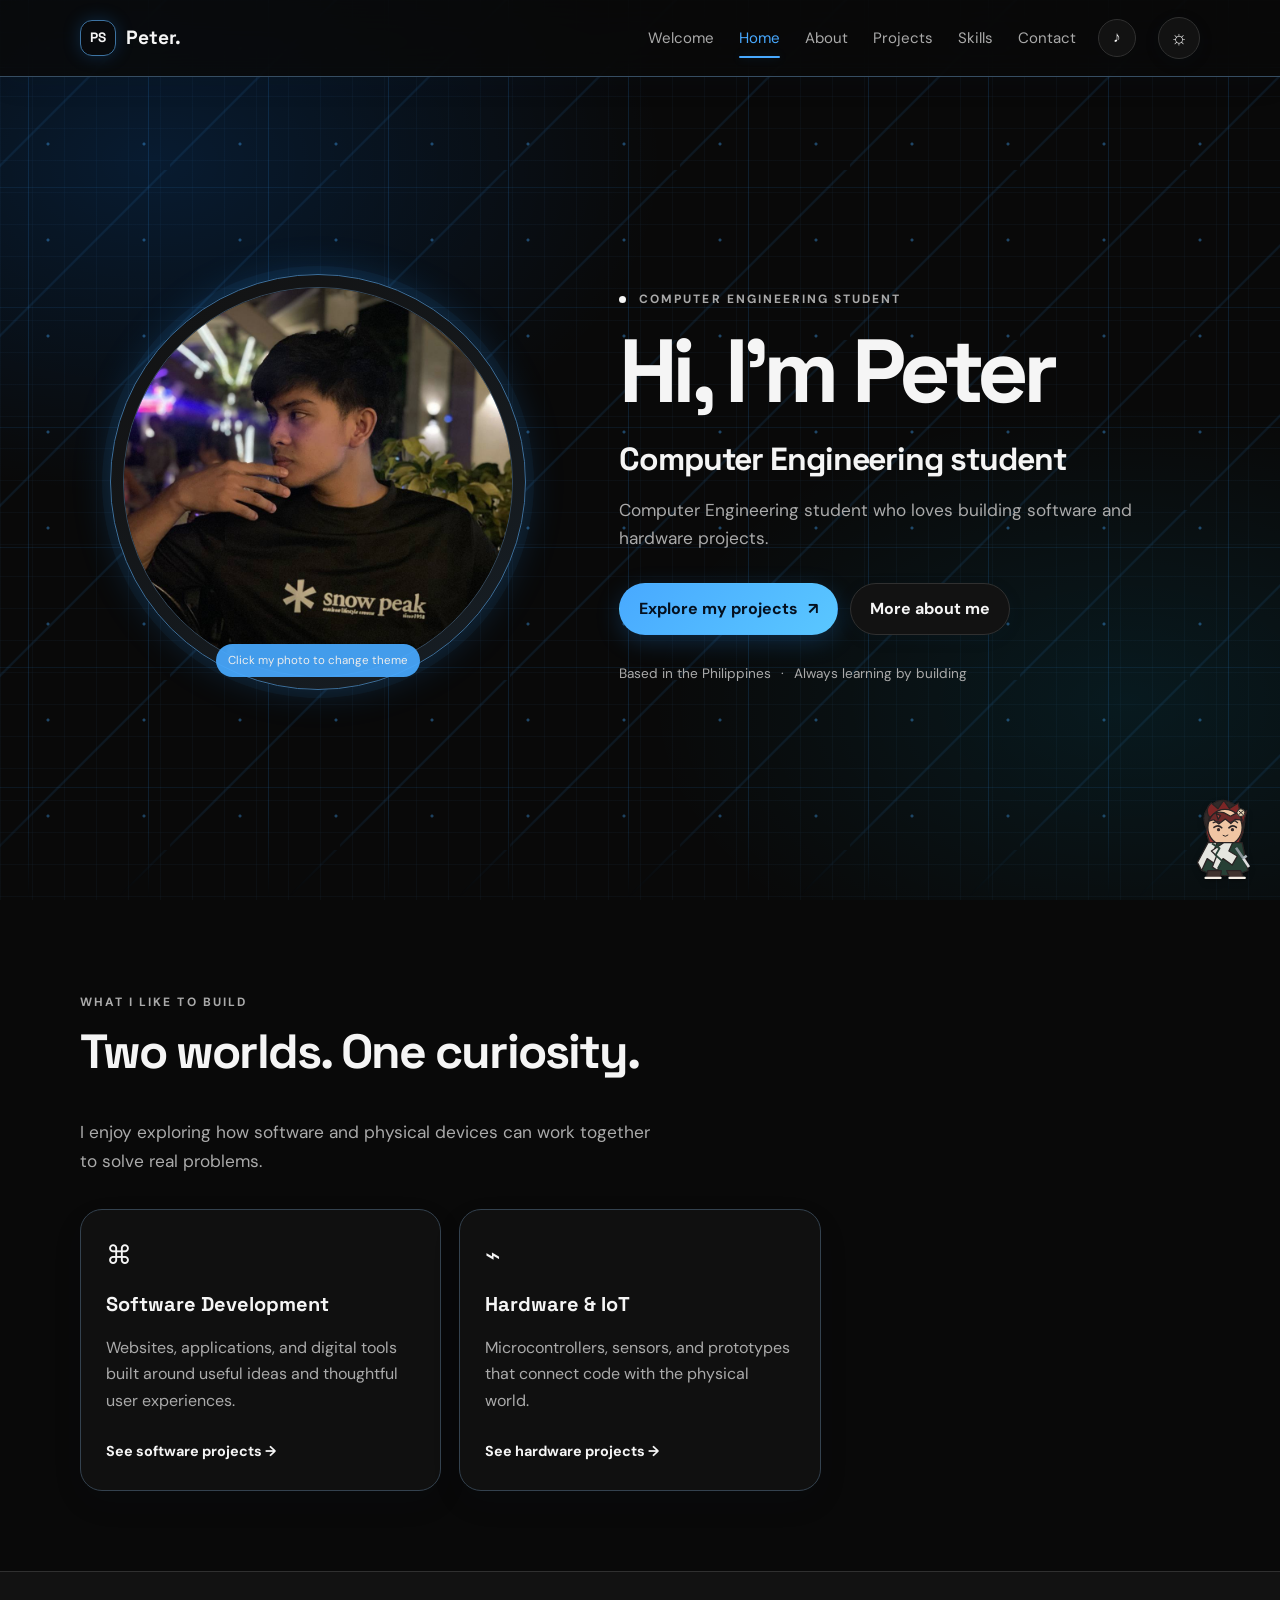
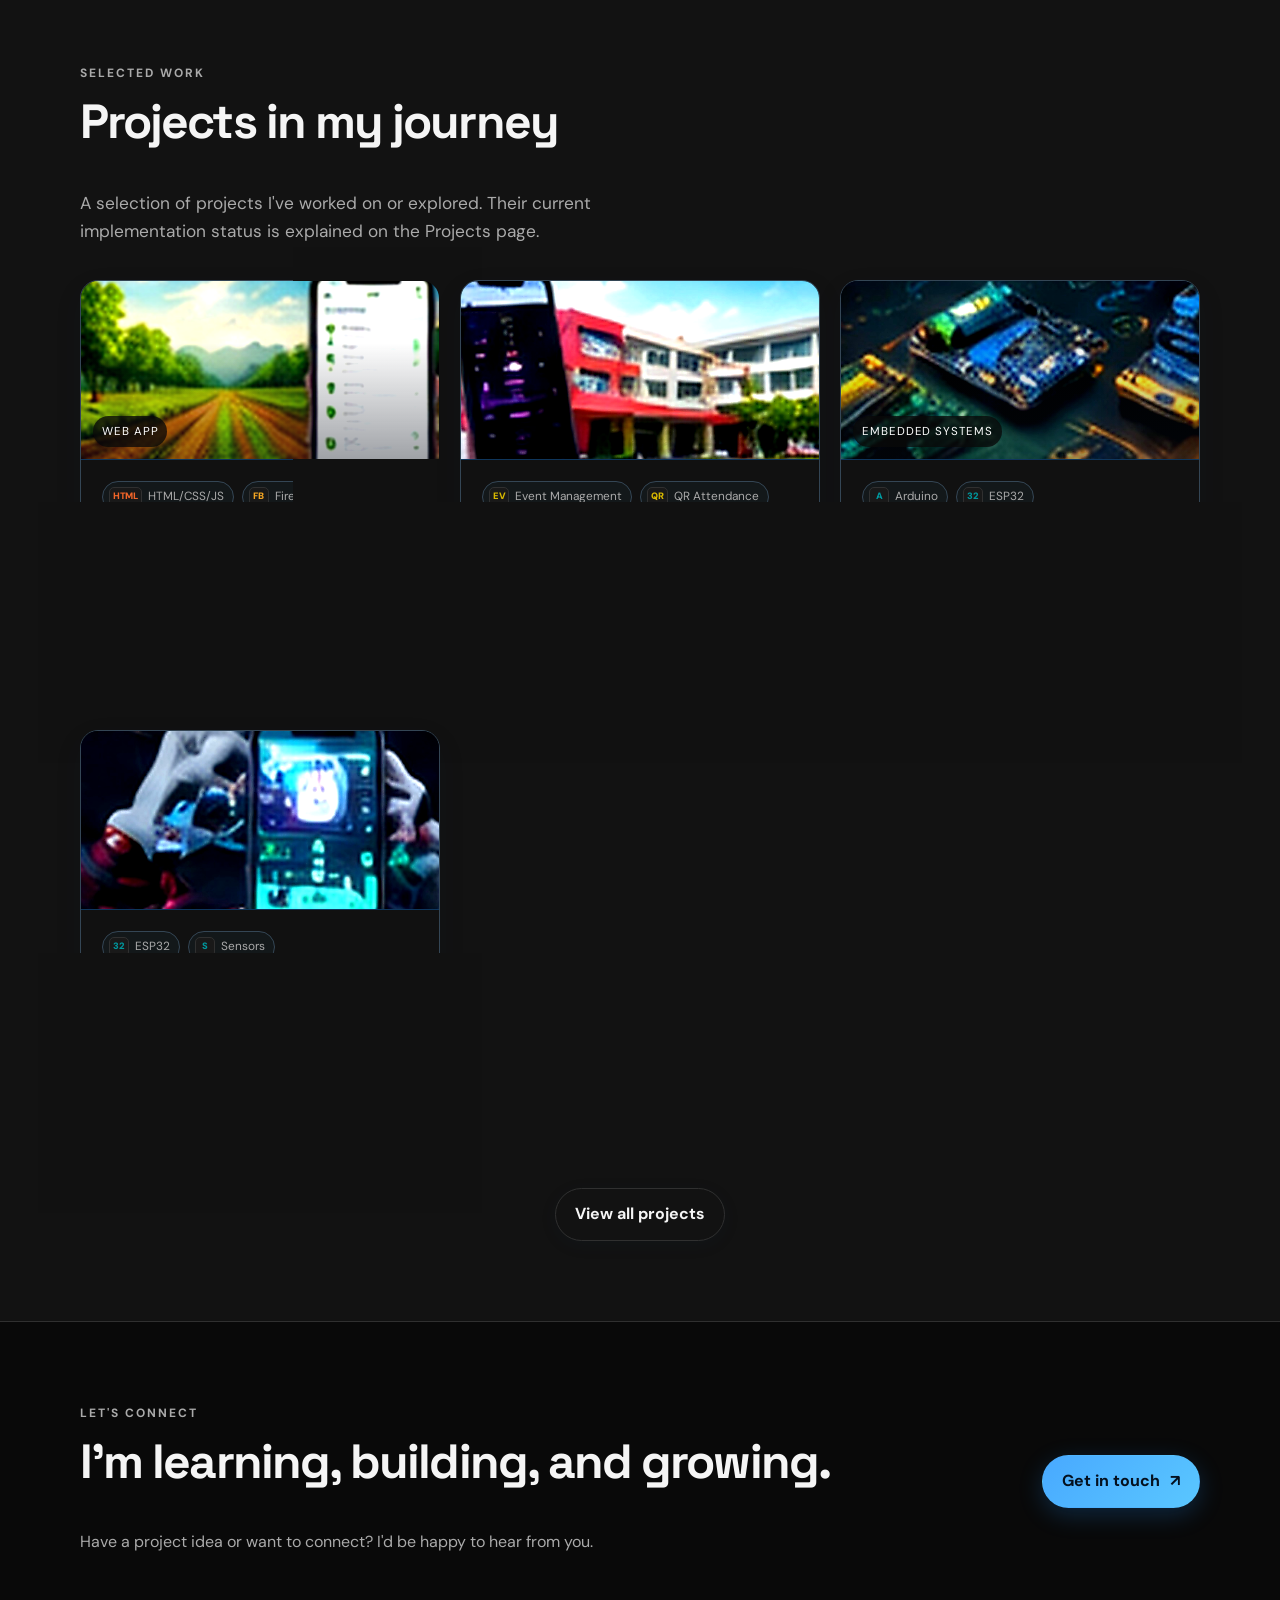
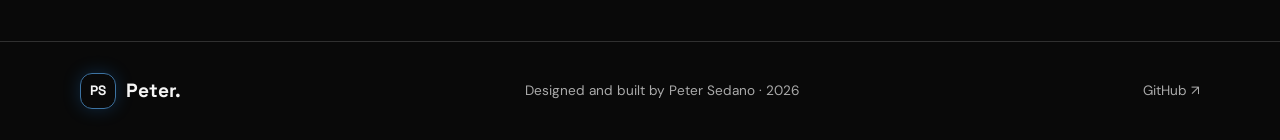
<file: index.html>
<!DOCTYPE html>
<html lang="en">
<head>
  <meta charset="UTF-8">
  <meta name="viewport" content="width=device-width, initial-scale=1.0">
  <meta name="description" content="Peter Sedano — Computer Engineering student building software, web applications, and hardware prototypes.">
  <title>Peter Sedano | Developer Portfolio</title>
  <link rel="stylesheet" href="css/style.css">
  <script src="js/main.js" defer></script>
</head>
<body class="home-page">
  <header class="site-header">
    <nav class="nav container" aria-label="Main navigation">
      <a class="brand" href="index.html"><span class="brand-mark">PS</span><span>Peter<span class="accent">.</span></span></a>
      <button class="menu-toggle" aria-label="Open navigation" aria-expanded="false"><span></span><span></span><span></span></button>
      <div class="nav-links"><a href="welcome.html">Welcome</a>
        <a class="active" href="index.html">Home</a>
        <a href="about.html">About</a>
        <a href="projects.html">Projects</a>
        <a href="skills.html">Skills</a>
        <a href="contact.html">Contact</a>
      </div>
      <button class="sound-toggle" id="soundToggle" type="button" aria-label="Mute interface sounds" aria-pressed="true" title="Toggle interface sounds">♪</button>
      <button class="theme-toggle" id="themeToggle" type="button" aria-label="Toggle light and dark mode" title="Toggle theme">◐</button>
    </nav>
  </header>

  <main>
    <section class="hero container">
      <div class="hero-content reveal">
        <p class="eyebrow"><span class="status-dot"></span> COMPUTER ENGINEERING STUDENT</p>
        <h1>Hi, I'm Peter</h1>
        <h2>Computer Engineering student</h2>
        <p class="hero-description">Computer Engineering student who loves building software and hardware projects.</p>
        <div class="hero-actions">
          <a class="button button-primary" href="projects.html">Explore my projects <span aria-hidden="true">↗</span></a>
          <a class="button button-secondary" href="about.html">More about me</a>
        </div>
        <div class="hero-meta"><span>Based in the Philippines</span><span class="meta-separator">·</span><span>Always learning by building</span></div>
      </div>
      <div class="hero-visual portrait-wrap reveal">
        <button class="portrait-button" id="portraitThemeToggle" type="button" aria-label="Switch website color theme" title="Click my photo to switch light/dark mode">
          <img class="portrait" src="assets/images/peter.jpg" data-dark-src="assets/images/peter.jpg" data-light-src="assets/images/peter-light.jpg" alt="Portrait of Peter Sedano">
          <span class="portrait-hint">Click my photo to change theme</span>
        </button>
      </div>
    </section>

    <section class="section container">
      <div class="section-heading reveal"><p class="eyebrow">WHAT I LIKE TO BUILD</p><h2>Two worlds. One curiosity.</h2><p>I enjoy exploring how software and physical devices can work together to solve real problems.</p></div>
      <div class="interest-grid">
        <article class="feature-card reveal"><div class="feature-icon">⌘</div><h3>Software Development</h3><p>Websites, applications, and digital tools built around useful ideas and thoughtful user experiences.</p><a class="text-link" href="projects.html">See software projects <span>→</span></a></article>
        <article class="feature-card reveal"><div class="feature-icon">⌁</div><h3>Hardware & IoT</h3><p>Microcontrollers, sensors, and prototypes that connect code with the physical world.</p><a class="text-link" href="projects.html#hardware">See hardware projects <span>→</span></a></article>
      </div>
    </section>

    <section class="section section-muted">
      <div class="container">
        <div class="section-heading reveal"><p class="eyebrow">SELECTED WORK</p><h2>Projects in my journey</h2><p>A selection of projects I've worked on or explored. Their current implementation status is explained on the Projects page.</p></div>
        <div class="project-grid">
          <article class="project-card reveal"><div class="project-art project-image-art"><img src="assets/images/agriconnect-project.jpg" alt="AgriConnect farm management app illustration"><span class="art-caption">WEB APP</span></div><div class="project-info"><div class="tag-row"><span class="tag">HTML/CSS/JS</span><span class="tag">Firebase</span></div><h3>AgriConnect</h3><p>An agriculture management application designed with farmers and low-connectivity settings in mind.</p><a class="text-link" href="projects.html#agriconnect">Project details <span>→</span></a></div></article>
          <article class="project-card reveal"><div class="project-art project-image-art"><img src="assets/images/eventsync-project.jpg" alt="ACE-CCT EventSync campus event and QR attendance illustration"><span class="art-caption">MOBILE APP CONCEPT</span></div><div class="project-info"><div class="tag-row"><span class="tag">Event Management</span><span class="tag">QR Attendance</span></div><h3>ACE-CCT EventSync</h3><p>A campus event management project focused on registrations, event coordination, and attendance.</p><a class="text-link" href="projects.html#eventsync">Project details <span>→</span></a></div></article>
          <article class="project-card reveal"><div class="project-art project-image-art"><img src="assets/images/hardware-project.jpg" alt="Arduino and ESP32 embedded systems illustration"><span class="art-caption">EMBEDDED SYSTEMS</span></div><div class="project-info"><div class="tag-row"><span class="tag">Arduino</span><span class="tag">ESP32</span></div><h3>Hardware Prototypes</h3><p>Exploring sensor-based devices and ideas that bring software into the physical world.</p><a class="text-link" href="projects.html#hardware">Project details <span>→</span></a></div></article>
          <article class="project-card reveal"><div class="project-art project-image-art"><img src="assets/images/auraguard-project.jpg" alt="AuraGuard AI health scanning kiosk concept illustration"><span class="art-caption">SENSOR SYSTEM CONCEPT</span></div><div class="project-info"><div class="tag-row"><span class="tag">ESP32</span><span class="tag">Sensors</span></div><h3>AuraGuard AI</h3><p>A concept exploring sensor-based wellness monitoring and a visual scanning interface.</p><a class="text-link" href="projects.html#auraguard">Project details <span>→</span></a></div></article>
        </div>
        <div class="center-action"><a class="button button-secondary" href="projects.html">View all projects</a></div>
      </div>
    </section>

    <section class="cta-section container reveal"><div><p class="eyebrow">LET'S CONNECT</p><h2>I'm learning, building, and growing.</h2><p>Have a project idea or want to connect? I'd be happy to hear from you.</p></div><a class="button button-primary" href="contact.html">Get in touch <span>↗</span></a></section>
  </main>
  <footer class="site-footer"><div class="container footer-inner"><a class="brand" href="index.html"><span class="brand-mark">PS</span><span>Peter<span class="accent">.</span></span></a><p>Designed and built by Peter Sedano · <span id="year"></span></p><a href="https://github.com/sedanopeter27-hash" target="_blank" rel="noreferrer">GitHub ↗</a></div></footer>
  <a class="mascot-link" href="projects.html" aria-label="Explore my projects"><img class="tanjiro-mascot" src="assets/images/tanjiro-chibi.svg" alt="Cute chibi Tanjiro-inspired character dashing and swinging his swords"></a>
</body>
</html>
</file>
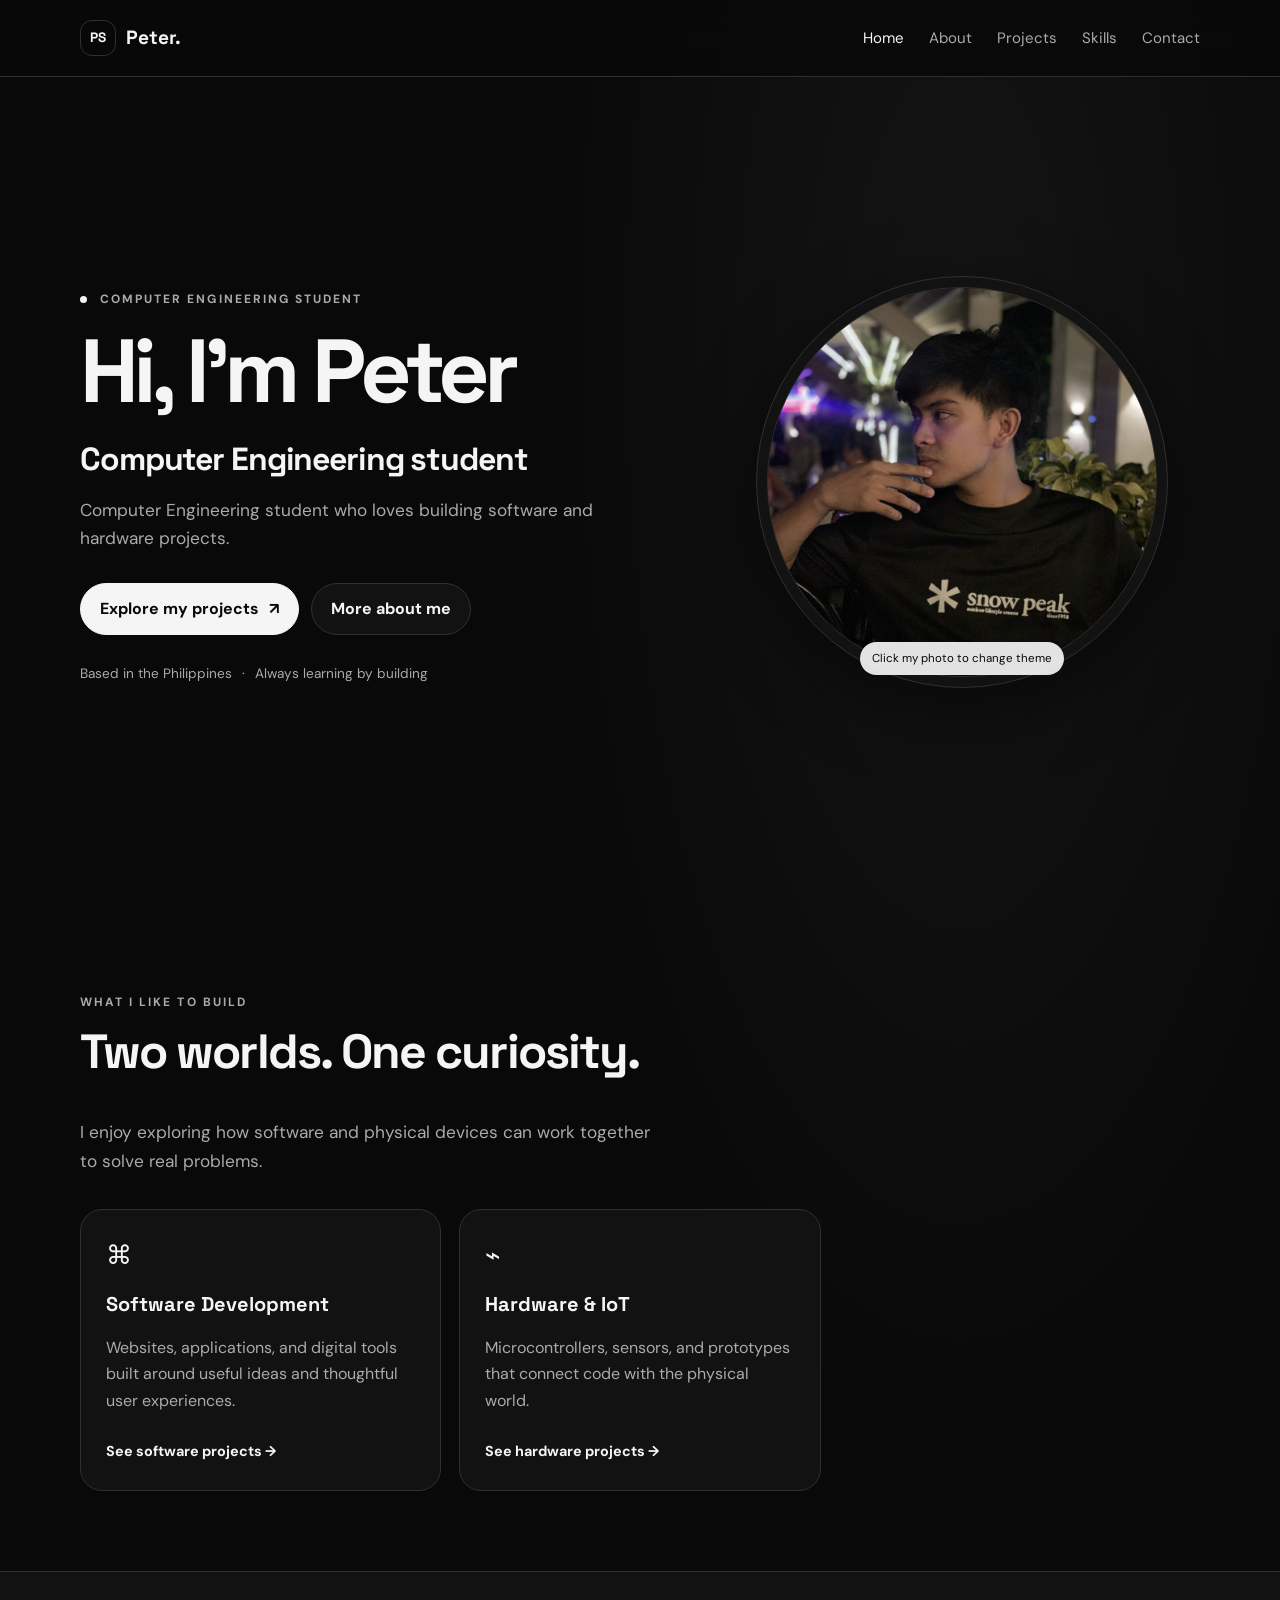
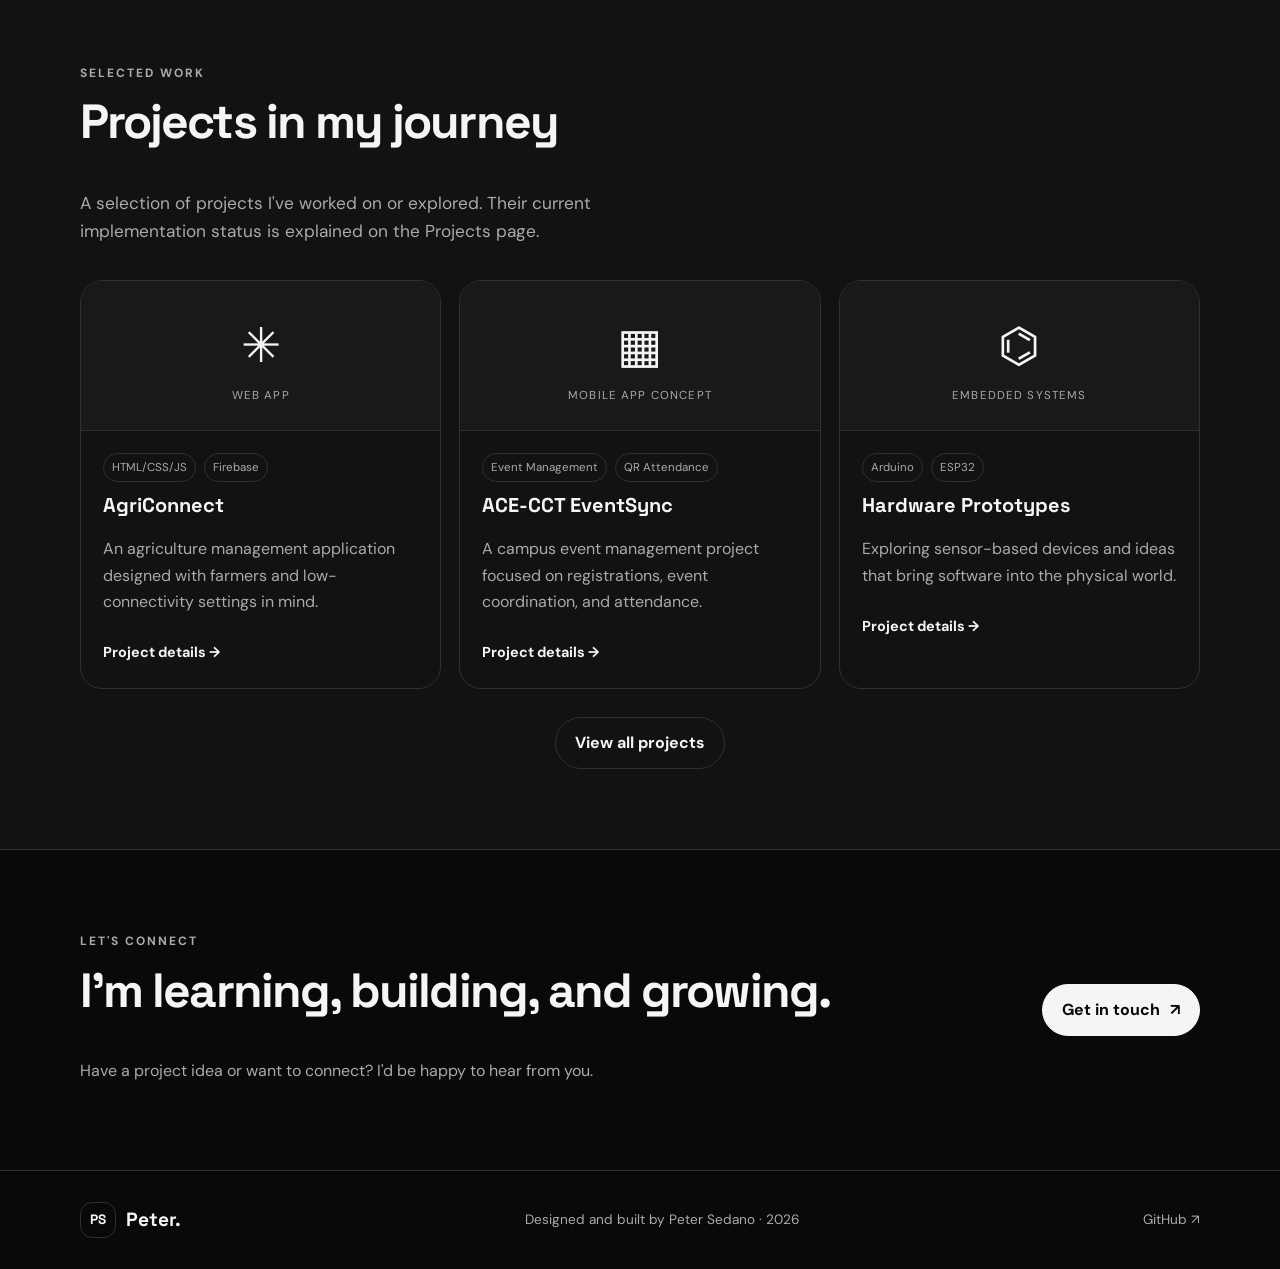
<file: peter-sedano-portfolio-redesign/peter-sedano-portfolio/index.html>
<!DOCTYPE html>
<html lang="en">
<head>
  <meta charset="UTF-8">
  <meta name="viewport" content="width=device-width, initial-scale=1.0">
  <meta name="description" content="Peter Sedano — Computer Engineering student building software, web applications, and hardware prototypes.">
  <title>Peter Sedano | Developer Portfolio</title>
  <link rel="stylesheet" href="css/style.css">
  <script src="js/main.js" defer></script>
</head>
<body>
  <header class="site-header">
    <nav class="nav container" aria-label="Main navigation">
      <a class="brand" href="index.html"><span class="brand-mark">PS</span><span>Peter<span class="accent">.</span></span></a>
      <button class="menu-toggle" aria-label="Open navigation" aria-expanded="false"><span></span><span></span><span></span></button>
      <div class="nav-links">
        <a class="active" href="index.html">Home</a>
        <a href="about.html">About</a>
        <a href="projects.html">Projects</a>
        <a href="skills.html">Skills</a>
        <a href="contact.html">Contact</a>
      </div>
    </nav>
  </header>

  <main>
    <section class="hero container">
      <div class="hero-content reveal">
        <p class="eyebrow"><span class="status-dot"></span> COMPUTER ENGINEERING STUDENT</p>
        <h1>Hi, I'm Peter</h1>
        <h2>Computer Engineering student</h2>
        <p class="hero-description">Computer Engineering student who loves building software and hardware projects.</p>
        <div class="hero-actions">
          <a class="button button-primary" href="projects.html">Explore my projects <span aria-hidden="true">↗</span></a>
          <a class="button button-secondary" href="about.html">More about me</a>
        </div>
        <div class="hero-meta"><span>Based in the Philippines</span><span class="meta-separator">·</span><span>Always learning by building</span></div>
      </div>
      <div class="hero-visual portrait-wrap reveal">
        <button class="portrait-button" id="portraitThemeToggle" type="button" aria-label="Switch website color theme" title="Click my photo to switch light/dark mode">
          <img class="portrait" src="assets/images/peter.jpg" alt="Portrait of Peter Sedano">
          <span class="portrait-hint">Click my photo to change theme</span>
        </button>
      </div>
    </section>

    <section class="section container">
      <div class="section-heading reveal"><p class="eyebrow">WHAT I LIKE TO BUILD</p><h2>Two worlds. One curiosity.</h2><p>I enjoy exploring how software and physical devices can work together to solve real problems.</p></div>
      <div class="interest-grid">
        <article class="feature-card reveal"><div class="feature-icon">⌘</div><h3>Software Development</h3><p>Websites, applications, and digital tools built around useful ideas and thoughtful user experiences.</p><a class="text-link" href="projects.html">See software projects <span>→</span></a></article>
        <article class="feature-card reveal"><div class="feature-icon">⌁</div><h3>Hardware & IoT</h3><p>Microcontrollers, sensors, and prototypes that connect code with the physical world.</p><a class="text-link" href="projects.html#hardware">See hardware projects <span>→</span></a></article>
      </div>
    </section>

    <section class="section section-muted">
      <div class="container">
        <div class="section-heading reveal"><p class="eyebrow">SELECTED WORK</p><h2>Projects in my journey</h2><p>A selection of projects I've worked on or explored. Their current implementation status is explained on the Projects page.</p></div>
        <div class="project-grid">
          <article class="project-card reveal"><div class="project-art art-farm"><span class="art-symbol">✳</span><span class="art-caption">WEB APP</span></div><div class="project-info"><div class="tag-row"><span class="tag">HTML/CSS/JS</span><span class="tag">Firebase</span></div><h3>AgriConnect</h3><p>An agriculture management application designed with farmers and low-connectivity settings in mind.</p><a class="text-link" href="projects.html#agriconnect">Project details <span>→</span></a></div></article>
          <article class="project-card reveal"><div class="project-art art-event"><span class="art-symbol">▦</span><span class="art-caption">MOBILE APP CONCEPT</span></div><div class="project-info"><div class="tag-row"><span class="tag">Event Management</span><span class="tag">QR Attendance</span></div><h3>ACE-CCT EventSync</h3><p>A campus event management project focused on registrations, event coordination, and attendance.</p><a class="text-link" href="projects.html#eventsync">Project details <span>→</span></a></div></article>
          <article class="project-card reveal"><div class="project-art art-iot"><span class="art-symbol">⌬</span><span class="art-caption">EMBEDDED SYSTEMS</span></div><div class="project-info"><div class="tag-row"><span class="tag">Arduino</span><span class="tag">ESP32</span></div><h3>Hardware Prototypes</h3><p>Exploring sensor-based devices and ideas that bring software into the physical world.</p><a class="text-link" href="projects.html#hardware">Project details <span>→</span></a></div></article>
        </div>
        <div class="center-action"><a class="button button-secondary" href="projects.html">View all projects</a></div>
      </div>
    </section>

    <section class="cta-section container reveal"><div><p class="eyebrow">LET'S CONNECT</p><h2>I'm learning, building, and growing.</h2><p>Have a project idea or want to connect? I'd be happy to hear from you.</p></div><a class="button button-primary" href="contact.html">Get in touch <span>↗</span></a></section>
  </main>
  <footer class="site-footer"><div class="container footer-inner"><a class="brand" href="index.html"><span class="brand-mark">PS</span><span>Peter<span class="accent">.</span></span></a><p>Designed and built by Peter Sedano · <span id="year"></span></p><a href="https://github.com/sedanopeter27-hash" target="_blank" rel="noreferrer">GitHub ↗</a></div></footer>
</body>
</html>
</file>
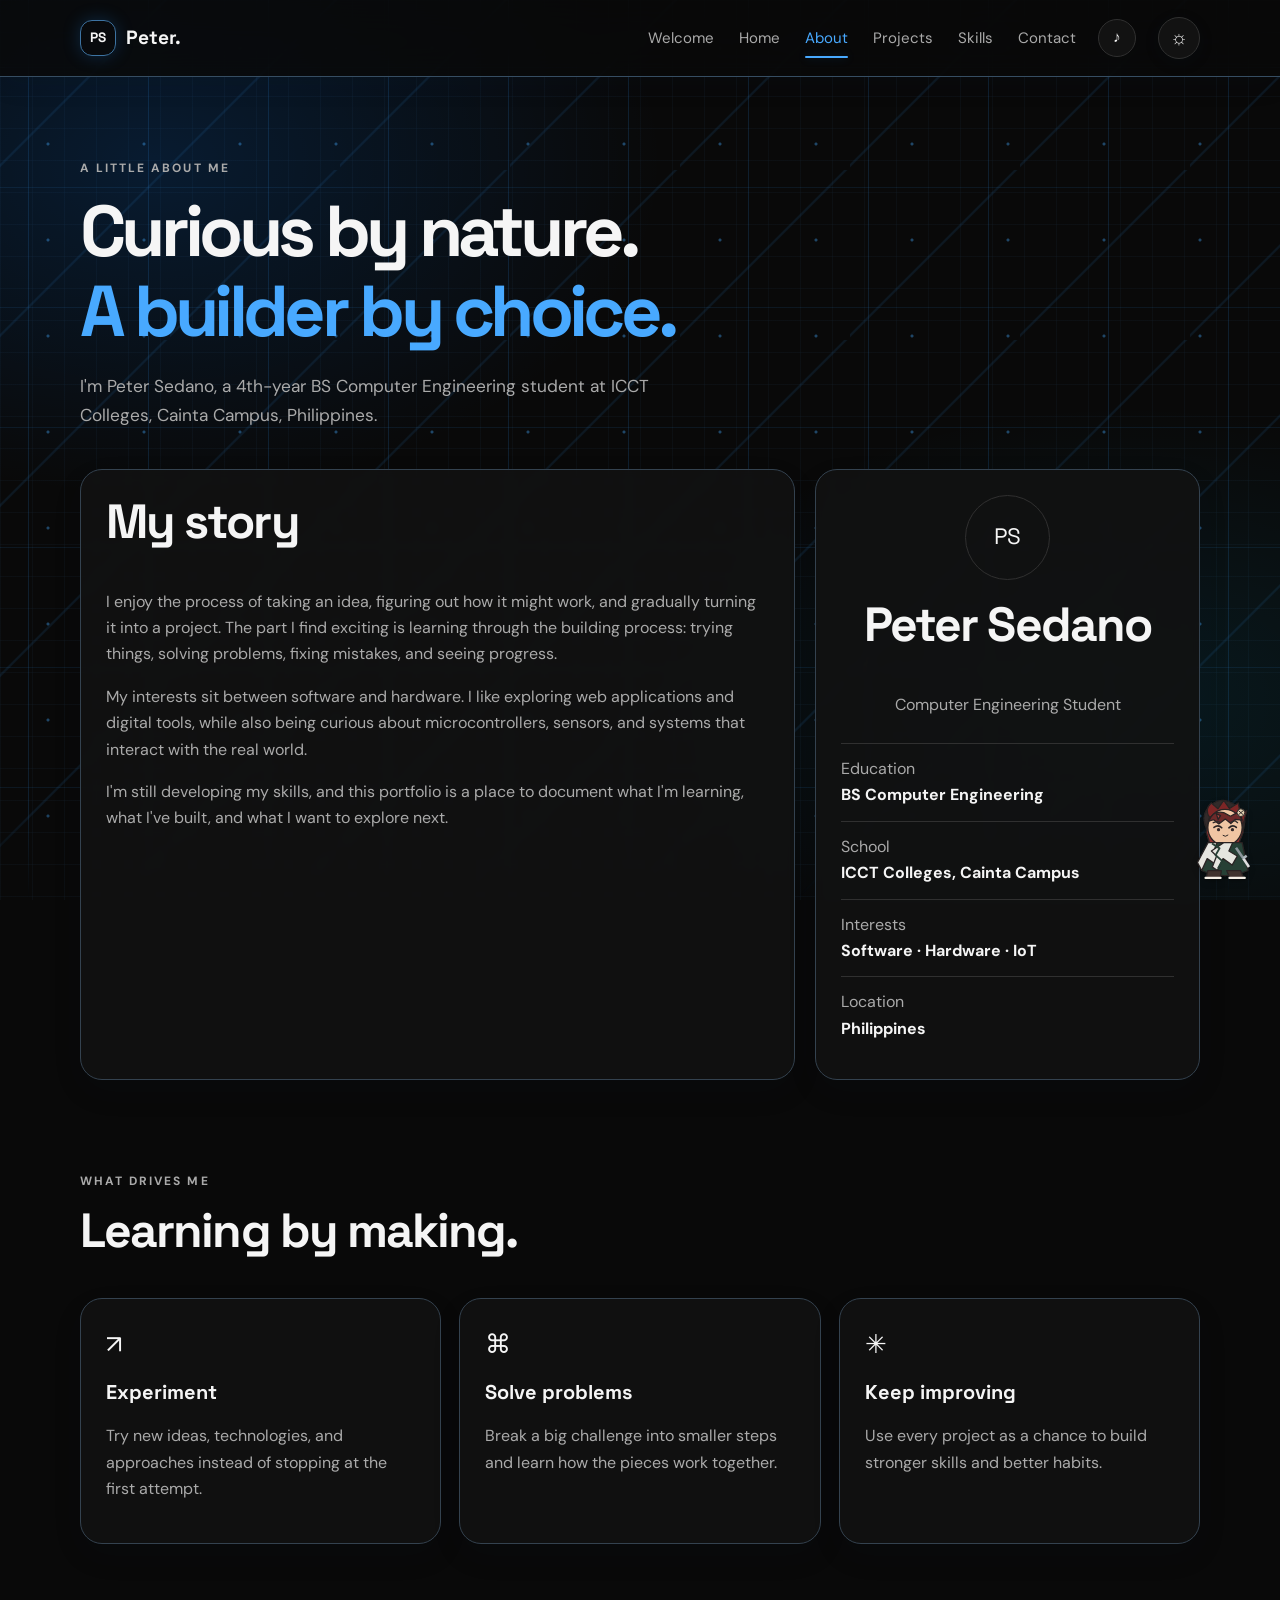
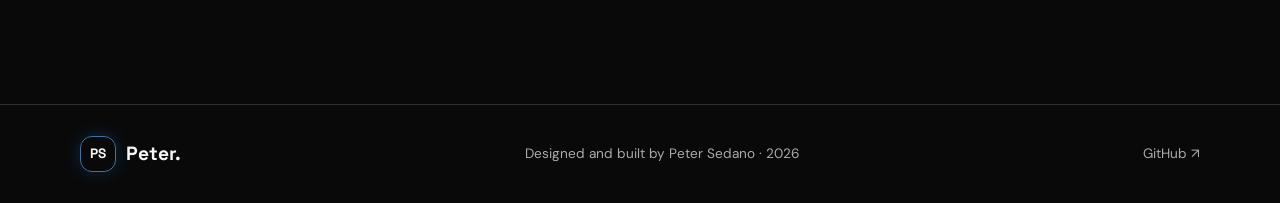
<file: about.html>
<!DOCTYPE html>
<html lang="en">
<head><meta charset="UTF-8"><meta name="viewport" content="width=device-width, initial-scale=1.0"><meta name="description" content="Learn about Peter Sedano, a Computer Engineering student interested in software and hardware."><title>About | Peter Sedano</title><link rel="stylesheet" href="css/style.css"><script src="js/main.js" defer></script></head>
<body>
<header class="site-header"><nav class="nav container" aria-label="Main navigation"><a class="brand" href="index.html"><span class="brand-mark">PS</span><span>Peter<span class="accent">.</span></span></a><button class="menu-toggle" aria-label="Open navigation" aria-expanded="false"><span></span><span></span><span></span></button><div class="nav-links"><a href="welcome.html">Welcome</a><a href="index.html">Home</a><a class="active" href="about.html">About</a><a href="projects.html">Projects</a><a href="skills.html">Skills</a><a href="contact.html">Contact</a></div><button class="sound-toggle" id="soundToggle" type="button" aria-label="Mute interface sounds" aria-pressed="true" title="Toggle interface sounds">♪</button><button class="theme-toggle" id="themeToggle" type="button" aria-label="Toggle light and dark mode" title="Toggle theme">◐</button></nav></header>
<main class="container page-main">
  <section class="page-intro reveal"><p class="eyebrow">A LITTLE ABOUT ME</p><h1>Curious by nature.<br><span class="gradient-text">A builder by choice.</span></h1><p>I'm Peter Sedano, a 4th-year BS Computer Engineering student at ICCT Colleges, Cainta Campus, Philippines.</p></section>
  <section class="about-layout">
    <article class="content-panel reveal"><h2>My story</h2><p>I enjoy the process of taking an idea, figuring out how it might work, and gradually turning it into a project. The part I find exciting is learning through the building process: trying things, solving problems, fixing mistakes, and seeing progress.</p><p>My interests sit between software and hardware. I like exploring web applications and digital tools, while also being curious about microcontrollers, sensors, and systems that interact with the real world.</p><p>I'm still developing my skills, and this portfolio is a place to document what I'm learning, what I've built, and what I want to explore next.</p></article>
    <aside class="content-panel profile-panel reveal"><div class="profile-monogram">PS</div><h2>Peter Sedano</h2><p class="muted">Computer Engineering Student</p><div class="profile-facts"><div><span>Education</span><strong>BS Computer Engineering</strong></div><div><span>School</span><strong>ICCT Colleges, Cainta Campus</strong></div><div><span>Interests</span><strong>Software · Hardware · IoT</strong></div><div><span>Location</span><strong>Philippines</strong></div></div></aside>
  </section>
  <section class="section"><div class="section-heading reveal"><p class="eyebrow">WHAT DRIVES ME</p><h2>Learning by making.</h2></div><div class="interest-grid"><article class="feature-card reveal"><div class="feature-icon">↗</div><h3>Experiment</h3><p>Try new ideas, technologies, and approaches instead of stopping at the first attempt.</p></article><article class="feature-card reveal"><div class="feature-icon">⌘</div><h3>Solve problems</h3><p>Break a big challenge into smaller steps and learn how the pieces work together.</p></article><article class="feature-card reveal"><div class="feature-icon">✳</div><h3>Keep improving</h3><p>Use every project as a chance to build stronger skills and better habits.</p></article></div></section>
</main>
<footer class="site-footer"><div class="container footer-inner"><a class="brand" href="index.html"><span class="brand-mark">PS</span><span>Peter<span class="accent">.</span></span></a><p>Designed and built by Peter Sedano · <span id="year"></span></p><a href="https://github.com/sedanopeter27-hash" target="_blank" rel="noreferrer">GitHub ↗</a></div></footer>
  <a class="mascot-link" href="projects.html" aria-label="Explore my projects"><img class="tanjiro-mascot" src="assets/images/tanjiro-chibi.svg" alt="Cute chibi Tanjiro-inspired character"></a>
</body></html>
</file>
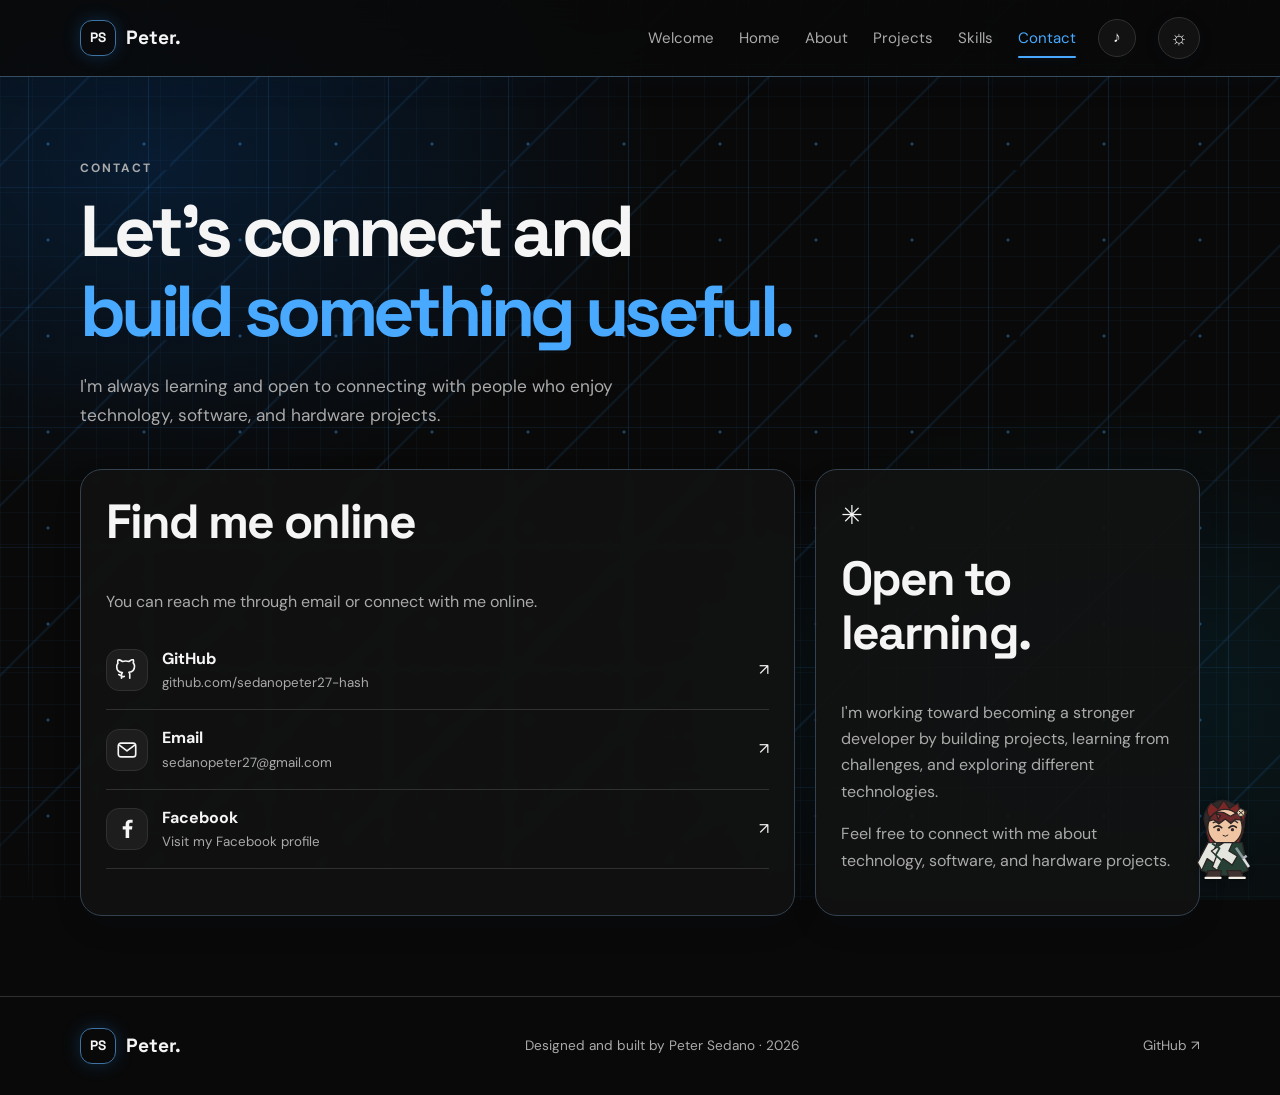
<file: contact.html>
<!DOCTYPE html>
<html lang="en">
<head><meta charset="UTF-8"><meta name="viewport" content="width=device-width, initial-scale=1.0"><meta name="description" content="Contact Peter Sedano and explore his software and hardware projects."><title>Contact | Peter Sedano</title><link rel="stylesheet" href="css/style.css"><script src="js/main.js" defer></script></head>
<body>
<header class="site-header"><nav class="nav container" aria-label="Main navigation"><a class="brand" href="index.html"><span class="brand-mark">PS</span><span>Peter<span class="accent">.</span></span></a><button class="menu-toggle" aria-label="Open navigation" aria-expanded="false"><span></span><span></span><span></span></button><div class="nav-links"><a href="welcome.html">Welcome</a><a href="index.html">Home</a><a href="about.html">About</a><a href="projects.html">Projects</a><a href="skills.html">Skills</a><a class="active" href="contact.html">Contact</a></div><button class="sound-toggle" id="soundToggle" type="button" aria-label="Mute interface sounds" aria-pressed="true" title="Toggle interface sounds">♪</button><button class="theme-toggle" id="themeToggle" type="button" aria-label="Toggle light and dark mode" title="Toggle theme">◐</button></nav></header>
<main class="container page-main">
  <section class="page-intro reveal"><p class="eyebrow">CONTACT</p><h1>Let's connect and<br><span class="gradient-text">build something useful.</span></h1><p>I'm always learning and open to connecting with people who enjoy technology, software, and hardware projects.</p></section>
  <section class="contact-layout">
    <article class="content-panel reveal"><h2>Find me online</h2><p class="muted">You can reach me through email or connect with me online.</p><a class="contact-link" href="https://github.com/sedanopeter27-hash" target="_blank" rel="noreferrer"><span class="contact-icon icon-github" aria-hidden="true"><svg viewBox="0 0 24 24"><path d="M9 19c-4 1.2-4-2-6-2m12 4v-3.9a3.4 3.4 0 0 0-.9-2.6c3-.3 6.1-1.5 6.1-6.7a5.2 5.2 0 0 0-1.4-3.6 4.8 4.8 0 0 0-.1-3.6S17.5.3 14 2.7a13.4 13.4 0 0 0-7 0C3.5.3 2.3 1 2.3 1a4.8 4.8 0 0 0-.1 3.6A5.2 5.2 0 0 0 .8 8.2c0 5.2 3.1 6.4 6.1 6.7A3.4 3.4 0 0 0 6 17.5V21"/></svg></span><span><strong>GitHub</strong><small>github.com/sedanopeter27-hash</small></span><span class="contact-arrow">↗</span></a><a class="contact-link" href="mailto:sedanopeter27@gmail.com"><span class="contact-icon icon-email" aria-hidden="true"><svg viewBox="0 0 24 24"><rect x="2.5" y="4.5" width="19" height="15" rx="3"/><path d="m4 7 8 6 8-6"/></svg></span><span><strong>Email</strong><small>sedanopeter27@gmail.com</small></span><span class="contact-arrow">↗</span></a><a class="contact-link" href="https://www.facebook.com/share/19TUGWym32/" target="_blank" rel="noreferrer"><span class="contact-icon icon-facebook" aria-hidden="true"><svg viewBox="0 0 24 24" role="img"><path d="M13.6 21v-8h2.7l.4-3.1h-3.1v-2c0-.9.3-1.5 1.6-1.5h1.7V3.6c-.3 0-1.3-.1-2.5-.1-2.5 0-4.2 1.5-4.2 4.3v2.1H7.4V13h2.8v8h3.4Z" fill="white" stroke="none"/></svg></span><span><strong>Facebook</strong><small>Visit my Facebook profile</small></span><span class="contact-arrow">↗</span></a></article>
    <aside class="contact-note reveal"><div class="feature-icon">✳</div><h2>Open to learning.</h2><p>I'm working toward becoming a stronger developer by building projects, learning from challenges, and exploring different technologies.</p><p class="muted small-text">Feel free to connect with me about technology, software, and hardware projects.</p></aside>
  </section>
</main>
<footer class="site-footer"><div class="container footer-inner"><a class="brand" href="index.html"><span class="brand-mark">PS</span><span>Peter<span class="accent">.</span></span></a><p>Designed and built by Peter Sedano · <span id="year"></span></p><a href="https://github.com/sedanopeter27-hash" target="_blank" rel="noreferrer">GitHub ↗</a></div></footer>
  <a class="mascot-link" href="projects.html" aria-label="Explore my projects"><img class="tanjiro-mascot" src="assets/images/tanjiro-chibi.svg" alt="Cute chibi Tanjiro-inspired character"></a>
</body></html>
</file>
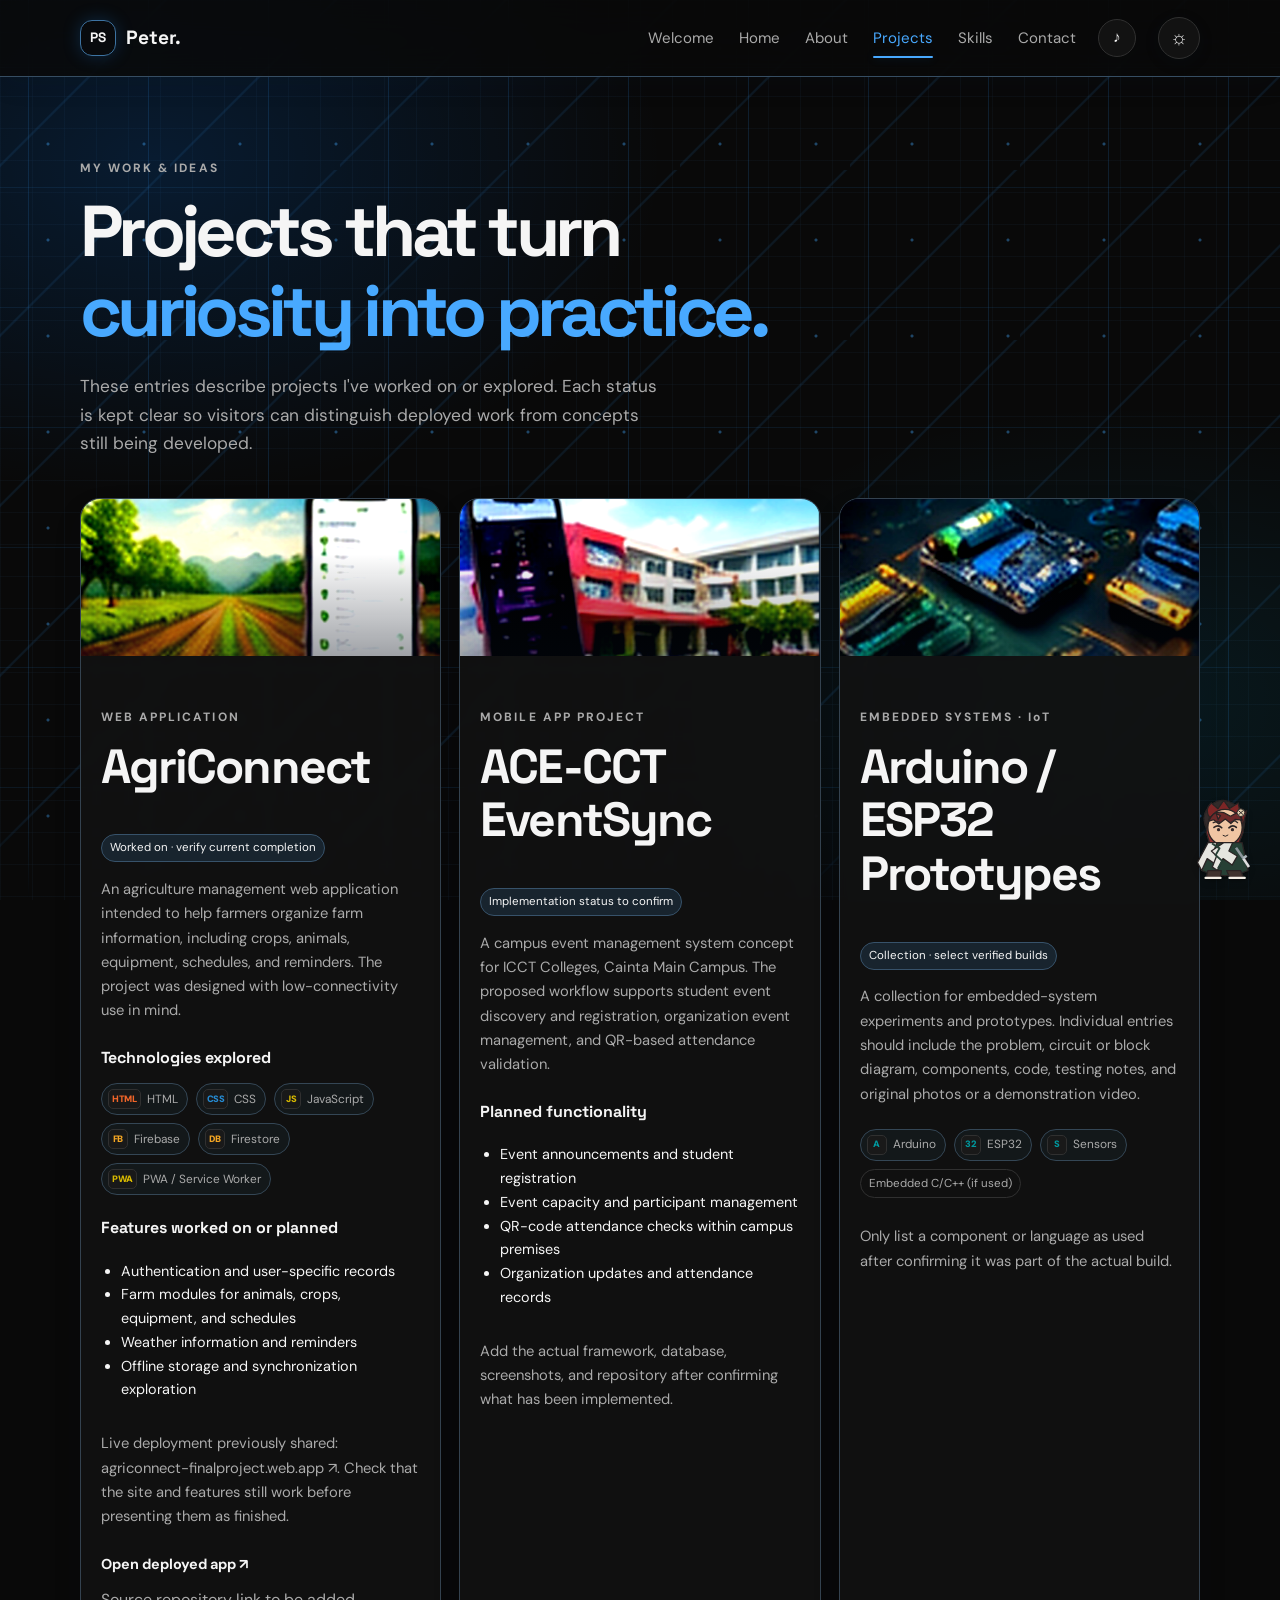
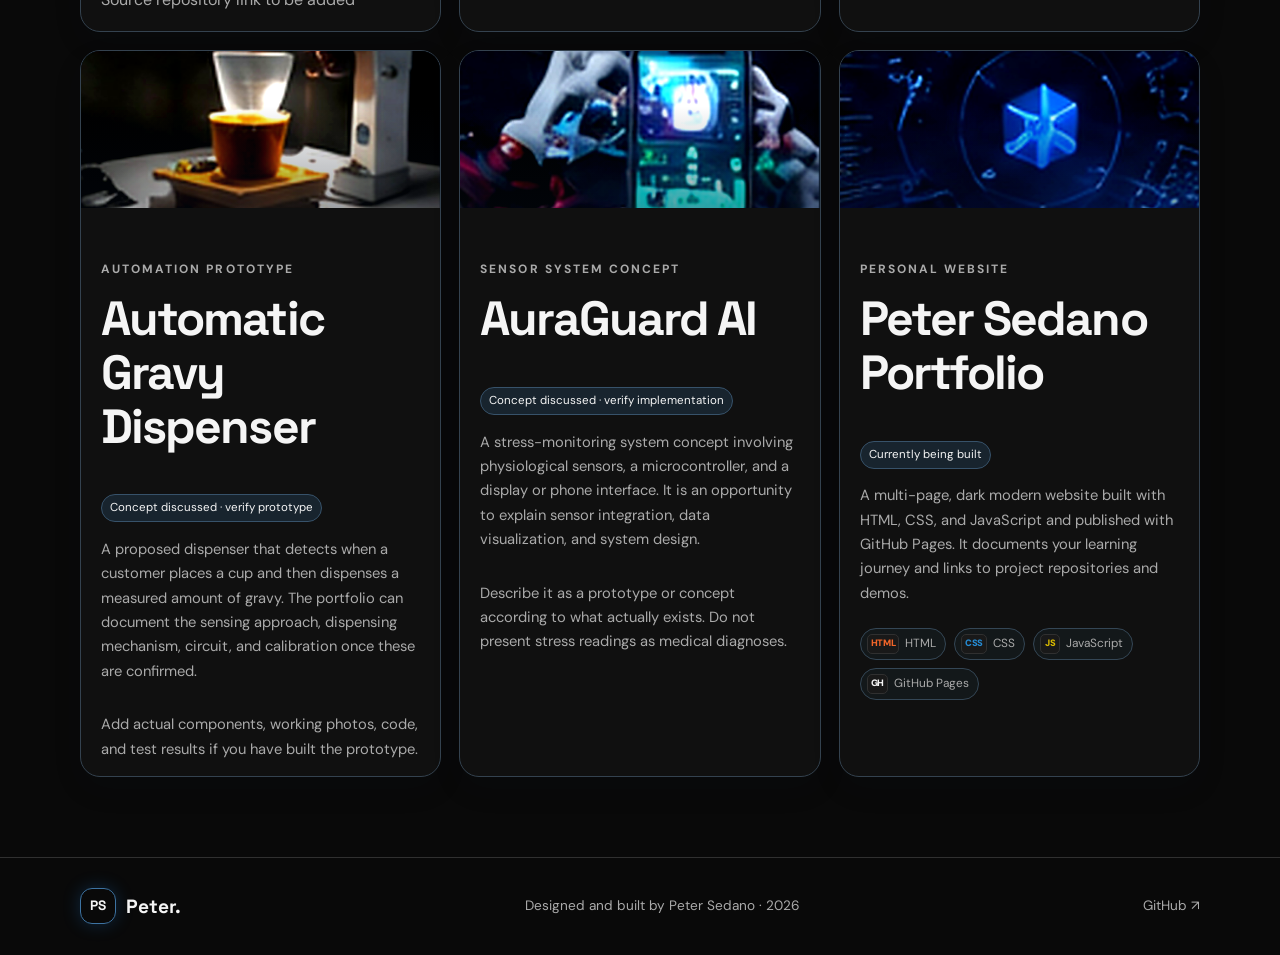
<file: projects.html>
<!DOCTYPE html>
<html lang="en">
<head><meta charset="UTF-8"><meta name="viewport" content="width=device-width, initial-scale=1.0"><meta name="description" content="Projects explored by Peter Sedano across web development, mobile apps, and embedded systems."><title>Projects | Peter Sedano</title><link rel="stylesheet" href="css/style.css"><script src="js/main.js" defer></script></head>
<body>
<header class="site-header"><nav class="nav container" aria-label="Main navigation"><a class="brand" href="index.html"><span class="brand-mark">PS</span><span>Peter<span class="accent">.</span></span></a><button class="menu-toggle" aria-label="Open navigation" aria-expanded="false"><span></span><span></span><span></span></button><div class="nav-links"><a href="welcome.html">Welcome</a><a href="index.html">Home</a><a href="about.html">About</a><a class="active" href="projects.html">Projects</a><a href="skills.html">Skills</a><a href="contact.html">Contact</a></div><button class="sound-toggle" id="soundToggle" type="button" aria-label="Mute interface sounds" aria-pressed="true" title="Toggle interface sounds">♪</button><button class="theme-toggle" id="themeToggle" type="button" aria-label="Toggle light and dark mode" title="Toggle theme">◐</button></nav></header>
<main class="container page-main">
  <section class="page-intro reveal"><p class="eyebrow">MY WORK & IDEAS</p><h1>Projects that turn<br><span class="gradient-text">curiosity into practice.</span></h1><p>These entries describe projects I've worked on or explored. Each status is kept clear so visitors can distinguish deployed work from concepts still being developed.</p></section>
  <section class="project-list">
    <article class="project-detail content-panel reveal" id="agriconnect"><div class="project-detail-top"><div class="project-art project-image-art small-art"><img src="assets/images/agriconnect-project.jpg" alt="AgriConnect agriculture management illustration"></div><div><p class="eyebrow">WEB APPLICATION</p><h2>AgriConnect</h2><span class="status status-progress">Worked on · verify current completion</span></div></div><p>An agriculture management web application intended to help farmers organize farm information, including crops, animals, equipment, schedules, and reminders. The project was designed with low-connectivity use in mind.</p><h3>Technologies explored</h3><div class="tag-row"><span class="tag">HTML</span><span class="tag">CSS</span><span class="tag">JavaScript</span><span class="tag">Firebase</span><span class="tag">Firestore</span><span class="tag">PWA / Service Worker</span></div><h3>Features worked on or planned</h3><ul class="feature-list"><li>Authentication and user-specific records</li><li>Farm modules for animals, crops, equipment, and schedules</li><li>Weather information and reminders</li><li>Offline storage and synchronization exploration</li></ul><p class="muted small-text">Live deployment previously shared: <a href="https://agriconnect-finalproject.web.app/" target="_blank" rel="noreferrer">agriconnect-finalproject.web.app ↗</a>. Check that the site and features still work before presenting them as finished.</p><div class="link-row"><a class="text-link" href="https://agriconnect-finalproject.web.app/" target="_blank" rel="noreferrer">Open deployed app ↗</a><span class="muted small-text">Source repository link to be added</span></div></article>
    <article class="project-detail content-panel reveal" id="eventsync"><div class="project-detail-top"><div class="project-art project-image-art small-art"><img src="assets/images/eventsync-project.jpg" alt="ACE-CCT EventSync campus event and QR attendance illustration"></div><div><p class="eyebrow">MOBILE APP PROJECT</p><h2>ACE-CCT EventSync</h2><span class="status status-concept">Implementation status to confirm</span></div></div><p>A campus event management system concept for ICCT Colleges, Cainta Main Campus. The proposed workflow supports student event discovery and registration, organization event management, and QR-based attendance validation.</p><h3>Planned functionality</h3><ul class="feature-list"><li>Event announcements and student registration</li><li>Event capacity and participant management</li><li>QR-code attendance checks within campus premises</li><li>Organization updates and attendance records</li></ul><p class="muted small-text">Add the actual framework, database, screenshots, and repository after confirming what has been implemented.</p></article>
    <article class="project-detail content-panel reveal" id="hardware"><div class="project-detail-top"><div class="project-art project-image-art small-art"><img src="assets/images/hardware-project.jpg" alt="Arduino and ESP32 embedded systems illustration"></div><div><p class="eyebrow">EMBEDDED SYSTEMS · IoT</p><h2>Arduino / ESP32 Prototypes</h2><span class="status status-concept">Collection · select verified builds</span></div></div><p>A collection for embedded-system experiments and prototypes. Individual entries should include the problem, circuit or block diagram, components, code, testing notes, and original photos or a demonstration video.</p><div class="tag-row"><span class="tag">Arduino</span><span class="tag">ESP32</span><span class="tag">Sensors</span><span class="tag">Embedded C/C++ (if used)</span></div><p class="muted small-text">Only list a component or language as used after confirming it was part of the actual build.</p></article>
    <article class="project-detail content-panel reveal" id="gravy-dispenser"><div class="project-detail-top"><div class="project-art project-image-art small-art"><img src="assets/images/gravy-project.jpg" alt="Automatic gravy dispenser prototype illustration"></div><div><p class="eyebrow">AUTOMATION PROTOTYPE</p><h2>Automatic Gravy Dispenser</h2><span class="status status-concept">Concept discussed · verify prototype</span></div></div><p>A proposed dispenser that detects when a customer places a cup and then dispenses a measured amount of gravy. The portfolio can document the sensing approach, dispensing mechanism, circuit, and calibration once these are confirmed.</p><p class="muted small-text">Add actual components, working photos, code, and test results if you have built the prototype.</p></article>
    <article class="project-detail content-panel reveal" id="auraguard"><div class="project-detail-top"><div class="project-art project-image-art small-art"><img src="assets/images/auraguard-project.jpg" alt="AuraGuard AI scanning kiosk concept illustration"></div><div><p class="eyebrow">SENSOR SYSTEM CONCEPT</p><h2>AuraGuard AI</h2><span class="status status-concept">Concept discussed · verify implementation</span></div></div><p>A stress-monitoring system concept involving physiological sensors, a microcontroller, and a display or phone interface. It is an opportunity to explain sensor integration, data visualization, and system design.</p><p class="muted small-text">Describe it as a prototype or concept according to what actually exists. Do not present stress readings as medical diagnoses.</p></article>
    <article class="project-detail content-panel reveal" id="portfolio"><div class="project-detail-top"><div class="project-art project-image-art small-art"><img src="assets/images/portfolio-project.jpg" alt="Peter Sedano personal portfolio website illustration"></div><div><p class="eyebrow">PERSONAL WEBSITE</p><h2>Peter Sedano Portfolio</h2><span class="status status-progress">Currently being built</span></div></div><p>A multi-page, dark modern website built with HTML, CSS, and JavaScript and published with GitHub Pages. It documents your learning journey and links to project repositories and demos.</p><div class="tag-row"><span class="tag">HTML</span><span class="tag">CSS</span><span class="tag">JavaScript</span><span class="tag">GitHub Pages</span></div></article>
  </section>
</main>
<footer class="site-footer"><div class="container footer-inner"><a class="brand" href="index.html"><span class="brand-mark">PS</span><span>Peter<span class="accent">.</span></span></a><p>Designed and built by Peter Sedano · <span id="year"></span></p><a href="https://github.com/sedanopeter27-hash" target="_blank" rel="noreferrer">GitHub ↗</a></div></footer>
  <a class="mascot-link" href="projects.html" aria-label="Explore my projects"><img class="tanjiro-mascot" src="assets/images/tanjiro-chibi.svg" alt="Cute chibi Tanjiro-inspired character"></a>
</body></html>
</file>
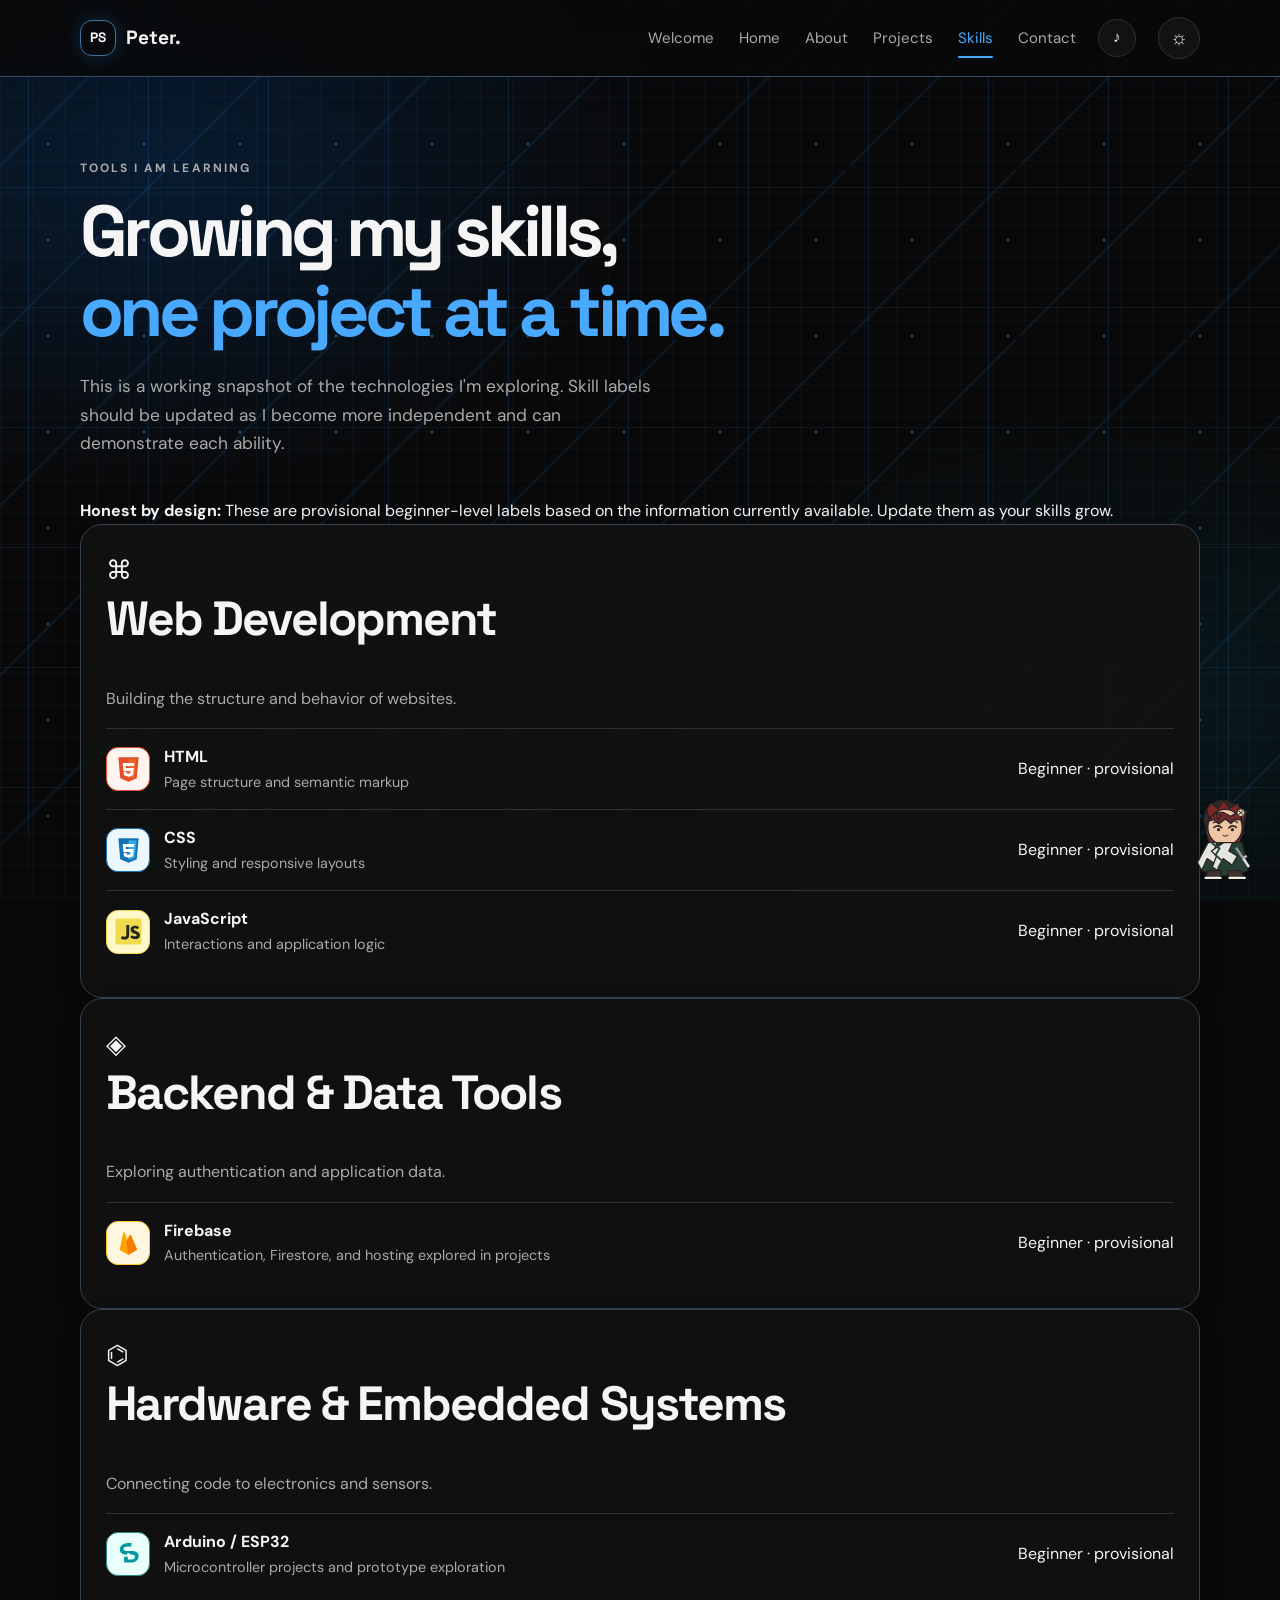
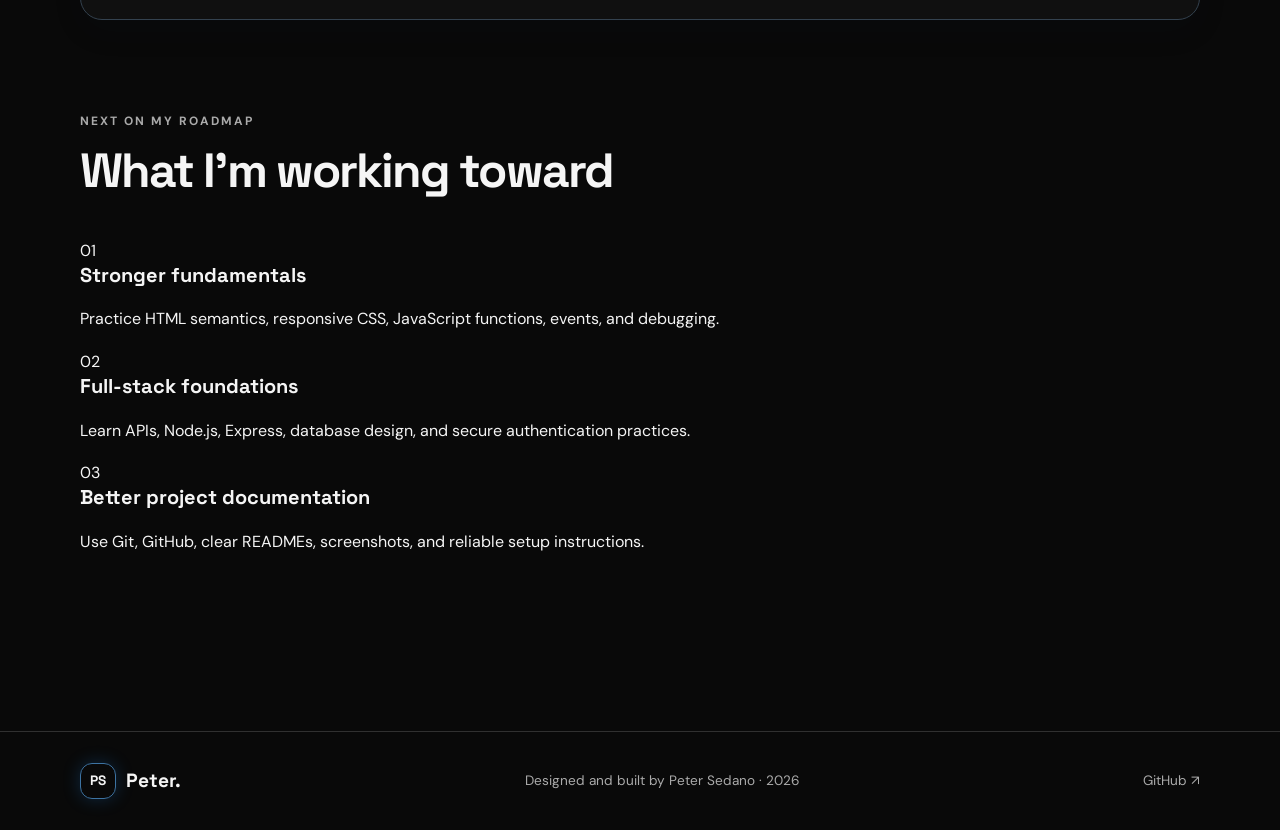
<file: skills.html>
<!DOCTYPE html>
<html lang="en">
<head><meta charset="UTF-8"><meta name="viewport" content="width=device-width, initial-scale=1.0"><meta name="description" content="Peter Sedano's developing skills in web development, Firebase, and embedded systems."><title>Skills | Peter Sedano</title><link rel="stylesheet" href="css/style.css"><script src="js/main.js" defer></script></head>
<body>
<header class="site-header"><nav class="nav container" aria-label="Main navigation"><a class="brand" href="index.html"><span class="brand-mark">PS</span><span>Peter<span class="accent">.</span></span></a><button class="menu-toggle" aria-label="Open navigation" aria-expanded="false"><span></span><span></span><span></span></button><div class="nav-links"><a href="welcome.html">Welcome</a><a href="index.html">Home</a><a href="about.html">About</a><a href="projects.html">Projects</a><a class="active" href="skills.html">Skills</a><a href="contact.html">Contact</a></div><button class="sound-toggle" id="soundToggle" type="button" aria-label="Mute interface sounds" aria-pressed="true" title="Toggle interface sounds">♪</button><button class="theme-toggle" id="themeToggle" type="button" aria-label="Toggle light and dark mode" title="Toggle theme">◐</button></nav></header>
<main class="container page-main">
  <section class="page-intro reveal"><p class="eyebrow">TOOLS I AM LEARNING</p><h1>Growing my skills,<br><span class="gradient-text">one project at a time.</span></h1><p>This is a working snapshot of the technologies I'm exploring. Skill labels should be updated as I become more independent and can demonstrate each ability.</p></section>
  <div class="notice reveal"><strong>Honest by design:</strong> These are provisional beginner-level labels based on the information currently available. Update them as your skills grow.</div>
  <section class="skill-groups">
    <article class="content-panel reveal"><div class="skill-group-heading"><span class="feature-icon">⌘</span><div><h2>Web Development</h2><p class="muted">Building the structure and behavior of websites.</p></div></div><div class="skill-item"><span class="tech-logo tech-html" aria-hidden="true"><svg viewBox="0 0 40 40" aria-hidden="true"><path fill="#e44d26" d="M6 3h28l-2.6 29L20 37 8.6 32z"/><path fill="#f16529" d="M20 6h11l-2.1 24L20 33z"/><path fill="#fff" d="M12 11h16l-.4 4H16l.3 3h11l-1 10-6.3 2-6.3-2-.4-5h4l.2 2 2.5.7 2.5-.7.3-3H13z"/></svg></span><div class="skill-copy"><strong>HTML</strong><span>Page structure and semantic markup</span></div><span class="skill-level">Beginner · provisional</span></div><div class="skill-item"><span class="tech-logo tech-css" aria-hidden="true"><svg viewBox="0 0 40 40" aria-hidden="true"><path fill="#1572b6" d="M6 3h28l-2.6 29L20 37 8.6 32z"/><path fill="#33a9dc" d="M20 6h11l-2.1 24L20 33z"/><path fill="#fff" d="M12 11h16l-.4 4H16l.3 3h11l-1 10-6.3 2-6.3-2-.4-5h4l.2 2 2.5.7 2.5-.7.3-3H13z"/></svg></span><div class="skill-copy"><strong>CSS</strong><span>Styling and responsive layouts</span></div><span class="skill-level">Beginner · provisional</span></div><div class="skill-item"><span class="tech-logo tech-js" aria-hidden="true"><svg viewBox="0 0 40 40" aria-hidden="true"><rect x="2" y="2" width="36" height="36" rx="3" fill="#f0db4f"/><path fill="#252525" d="M17 11h4v13c0 5-2.7 7-6.7 7-2.1 0-3.8-.7-5-1.8l2.2-3c.8.7 1.6 1.1 2.7 1.1 1.8 0 2.8-.9 2.8-3.2zm8 14c1.1 1 2.4 1.7 4.1 1.7 1.4 0 2.2-.5 2.2-1.4 0-1-.9-1.4-2.6-2.1l-1.4-.6c-2.7-1.1-4.5-2.6-4.5-5.5 0-3.1 2.4-5.2 6.1-5.2 2.5 0 4.3.8 5.8 2.5l-2.5 2.6c-.9-1-1.8-1.4-3.1-1.4-1.1 0-1.8.5-1.8 1.3 0 .9.7 1.3 2.4 2l1.4.6c3.1 1.3 4.7 2.7 4.7 5.6 0 3.4-2.7 5.4-6.5 5.4-2.9 0-5.4-1.1-6.9-2.9z"/></svg></span><div class="skill-copy"><strong>JavaScript</strong><span>Interactions and application logic</span></div><span class="skill-level">Beginner · provisional</span></div></article>
    <article class="content-panel reveal"><div class="skill-group-heading"><span class="feature-icon">◈</span><div><h2>Backend & Data Tools</h2><p class="muted">Exploring authentication and application data.</p></div></div><div class="skill-item"><span class="tech-logo tech-firebase" aria-hidden="true"><svg viewBox="0 0 40 40" aria-hidden="true"><path fill="#ffca28" d="M8 30 13 7q.5-2 1.8-.1l4.1 7.8 2.8-5q1-1.6 1.8.2L32 30 20 37z"/><path fill="#f57c00" d="m8 30 11-15 2.8-5q1-1.6 1.8.2L32 30 20 37z"/><path fill="#ffa000" d="m8 30 5-23q.5-2 1.8-.1L20 37z"/></svg></span><div class="skill-copy"><strong>Firebase</strong><span>Authentication, Firestore, and hosting explored in projects</span></div><span class="skill-level">Beginner · provisional</span></div></article>
    <article class="content-panel reveal"><div class="skill-group-heading"><span class="feature-icon">⌬</span><div><h2>Hardware & Embedded Systems</h2><p class="muted">Connecting code to electronics and sensors.</p></div></div><div class="skill-item"><span class="tech-logo tech-esp" aria-hidden="true"><svg viewBox="0 0 40 40" aria-hidden="true"><path fill="#00979d" d="M20 4c-7 0-12 4-12 9 0 4 4 7 8 7h8c3 0 5 1 5 3s-2 4-6 4h-4v-4h-5v8h9c7 0 11-4 11-9 0-4-3-7-9-7h-8c-2 0-4-1-4-3s2-3 6-3h5V4z"/><circle cx="20" cy="20" r="2" fill="#fff"/></svg></span><div class="skill-copy"><strong>Arduino / ESP32</strong><span>Microcontroller projects and prototype exploration</span></div><span class="skill-level">Beginner · provisional</span></div></article>
  </section>
  <section class="section"><div class="section-heading reveal"><p class="eyebrow">NEXT ON MY ROADMAP</p><h2>What I'm working toward</h2></div><div class="roadmap-grid"><div class="roadmap-card reveal"><span>01</span><h3>Stronger fundamentals</h3><p>Practice HTML semantics, responsive CSS, JavaScript functions, events, and debugging.</p></div><div class="roadmap-card reveal"><span>02</span><h3>Full-stack foundations</h3><p>Learn APIs, Node.js, Express, database design, and secure authentication practices.</p></div><div class="roadmap-card reveal"><span>03</span><h3>Better project documentation</h3><p>Use Git, GitHub, clear READMEs, screenshots, and reliable setup instructions.</p></div></div></section>
</main>
<footer class="site-footer"><div class="container footer-inner"><a class="brand" href="index.html"><span class="brand-mark">PS</span><span>Peter<span class="accent">.</span></span></a><p>Designed and built by Peter Sedano · <span id="year"></span></p><a href="https://github.com/sedanopeter27-hash" target="_blank" rel="noreferrer">GitHub ↗</a></div></footer>
  <a class="mascot-link" href="projects.html" aria-label="Explore my projects"><img class="tanjiro-mascot" src="assets/images/tanjiro-chibi.svg" alt="Cute chibi Tanjiro-inspired character"></a>
</body></html>
</file>
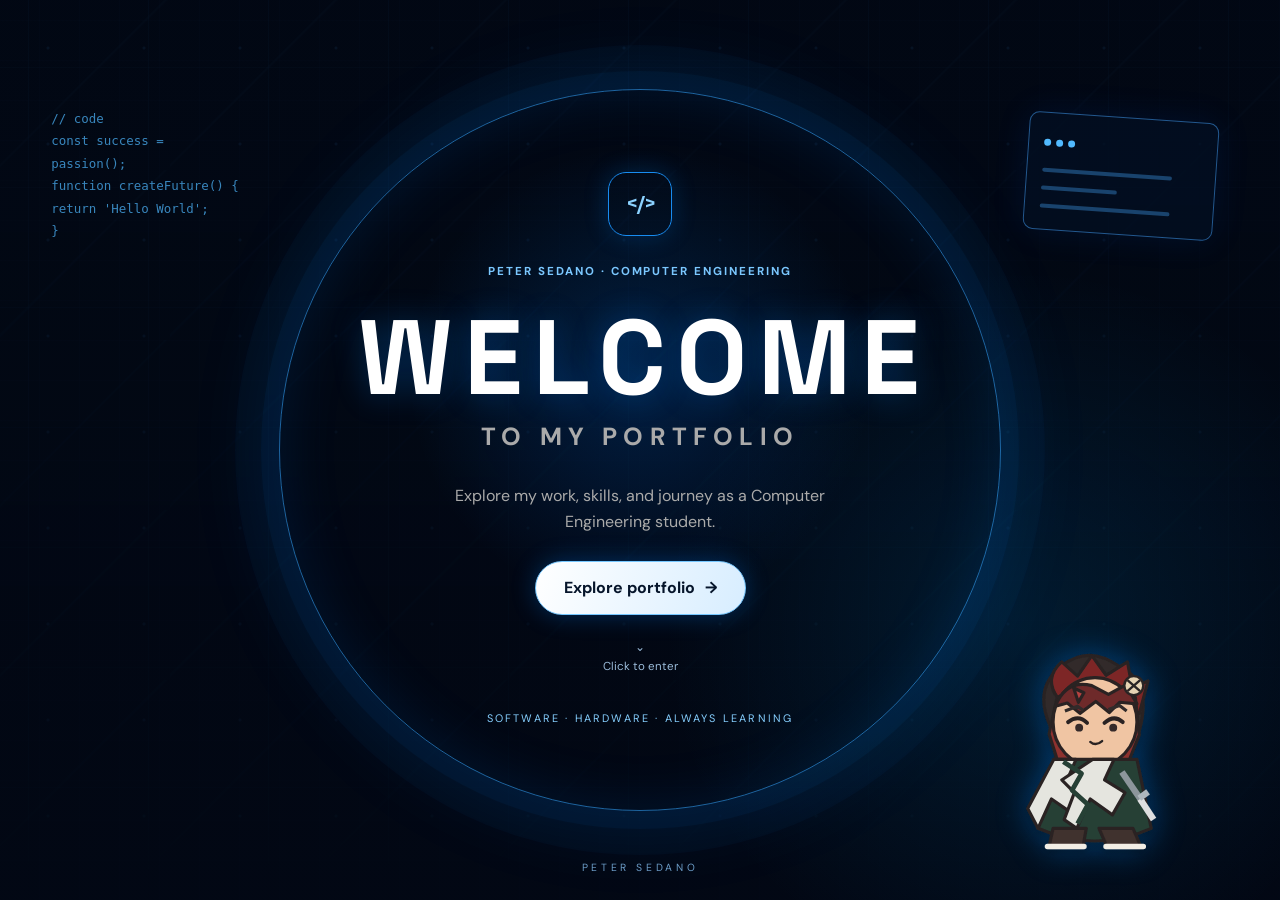
<file: welcome.html>
<!DOCTYPE html>
<html lang="en">
<head>
  <meta charset="UTF-8">
  <meta name="viewport" content="width=device-width, initial-scale=1.0">
  <meta name="description" content="Welcome to Peter Sedano's software and hardware portfolio.">
  <title>Welcome | Peter Sedano</title>
  <link rel="stylesheet" href="css/style.css">
  <script src="js/main.js" defer></script>
</head>
<body class="welcome-page">
  <main class="welcome-screen welcome-page-screen">
    <div class="welcome-code code-left" aria-hidden="true">// code
const success = passion();
function createFuture() {
  return 'Hello World';
}</div>
    <div class="welcome-console" aria-hidden="true"><span></span><span></span><span></span><div class="console-line"></div><div class="console-line short"></div><div class="console-line"></div></div>
    <section class="welcome-card">
      <span class="welcome-mark">&lt;/&gt;</span>
      <p class="eyebrow">PETER SEDANO · COMPUTER ENGINEERING</p>
      <h1 id="welcomeTitle">WELCOME</h1>
      <p class="welcome-subtitle">TO MY PORTFOLIO</p>
      <p class="welcome-description">Explore my work, skills, and journey as a Computer Engineering student.</p>
      <a class="button button-primary welcome-enter" href="index.html">Explore portfolio <span aria-hidden="true">→</span></a>
      <span class="welcome-click" aria-hidden="true">⌄<br>Click to enter</span>
      <span class="welcome-footnote">SOFTWARE · HARDWARE · ALWAYS LEARNING</span>
    </section>
    <div class="welcome-mascot"><img src="assets/images/tanjiro-chibi.svg" alt="Chibi anime swordsman with water effects"></div>
    <span class="welcome-signature">PETER SEDANO</span>
  </main>
</body>
</html>
</file>
<file: css/style.css>
@import url('https://fonts.googleapis.com/css2?family=DM+Sans:wght@400;500;600;700&family=Space+Grotesk:wght@400;500;600;700&display=swap');
:root{color-scheme:dark;--bg:#090909;--surface:#121212;--surface2:#191919;--text:#f5f5f5;--muted:#aaa;--line:#303030;--accent:#fff;--shadow:0 20px 70px #0008;--radius:22px;--transition:background .35s,color .35s,border-color .35s,transform .35s}
:root[data-theme="light"]{color-scheme:light;--bg:#f5f5f5;--surface:#fff;--surface2:#eaeaea;--text:#141414;--muted:#5d5d5d;--line:#d6d6d6;--accent:#111;--shadow:0 20px 70px #0001}
*{box-sizing:border-box}html{scroll-behavior:smooth}body{margin:0;background:radial-gradient(ellipse at 75% 12%,#ffffff0c,transparent 32%),var(--bg);color:var(--text);font-family:'DM Sans',sans-serif;line-height:1.65;transition:var(--transition)}a{color:inherit;text-decoration:none}button{font:inherit}.container{width:min(1120px,calc(100% - 40px));margin-inline:auto}.site-header{position:sticky;top:0;z-index:20;background:color-mix(in srgb,var(--bg) 84%,transparent);backdrop-filter:blur(18px);border-bottom:1px solid var(--line)}.nav{min-height:76px;display:flex;align-items:center;gap:22px}.brand{display:flex;align-items:center;gap:10px;font-family:'Space Grotesk',sans-serif;font-weight:700;font-size:1.2rem}.brand-mark{display:grid;place-items:center;width:36px;height:36px;border:1px solid var(--line);border-radius:12px;font-size:.85rem}.accent,.gradient-text{color:var(--text)}.nav-links{display:flex;gap:25px;margin-left:auto}.nav-links a{color:var(--muted);font-size:.94rem;transition:color .25s}.nav-links a:hover,.nav-links a.active{color:var(--text)}.theme-toggle,.menu-toggle{background:var(--surface);color:var(--text);border:1px solid var(--line);border-radius:50%;width:42px;height:42px;cursor:pointer;transition:var(--transition)}.theme-toggle{font-size:1.2rem}.menu-toggle{display:none}.hero{min-height:calc(100vh - 76px);display:grid;grid-template-columns:1.1fr .9fr;align-items:center;gap:60px;padding-top:55px;padding-bottom:70px}.eyebrow{font-size:.75rem;letter-spacing:.17em;font-weight:700;color:var(--muted)}.status-dot{display:inline-block;width:7px;height:7px;background:var(--text);border-radius:50%;margin-right:8px}h1,h2,h3{font-family:'Space Grotesk',sans-serif;line-height:1.12;margin-top:0}h1{font-size:clamp(3.2rem,7vw,5.8rem);letter-spacing:-.065em;margin-bottom:20px}h2{font-size:clamp(1.8rem,4vw,3rem);letter-spacing:-.04em}h3{font-size:1.25rem}.hero-content h2{font-size:clamp(1.4rem,3vw,2rem);letter-spacing:-.035em;margin-bottom:18px}.hero-description,.page-intro>p:last-child,.section-heading>p:last-child{color:var(--muted);max-width:580px;font-size:1.08rem}.hero-actions{display:flex;flex-wrap:wrap;gap:12px;margin-top:30px}.button{display:inline-flex;align-items:center;justify-content:center;gap:10px;padding:12px 19px;border-radius:999px;border:1px solid var(--line);font-weight:700;transition:transform .25s,background .25s}.button:hover{transform:translateY(-3px)}.button-primary{background:var(--text);color:var(--bg);border-color:var(--text)}.button-secondary{background:var(--surface);color:var(--text)}.hero-meta{display:flex;gap:10px;flex-wrap:wrap;margin-top:28px;font-size:.85rem;color:var(--muted)}.portrait-wrap{display:flex;align-items:center;justify-content:center;position:relative}.portrait-button{position:relative;display:block;padding:10px;border:1px solid var(--line);border-radius:50%;background:var(--surface);cursor:pointer;box-shadow:var(--shadow);transition:transform .4s,border-color .4s}.portrait-button:hover{transform:translateY(-7px) scale(1.015);border-color:var(--text)}.portrait{display:block;width:min(37vw,390px);height:min(37vw,390px);min-width:260px;min-height:260px;object-fit:cover;object-position:center 30%;border-radius:50%;filter:saturate(.72);border:1px solid var(--line)}.portrait-hint{position:absolute;bottom:12px;left:50%;transform:translateX(-50%);white-space:nowrap;background:var(--text);color:var(--bg);font-size:.72rem;padding:7px 12px;border-radius:999px;opacity:.92}.section{padding-top:80px;padding-bottom:80px}.section-muted{background:var(--surface);border-block:1px solid var(--line)}.section-heading{max-width:650px;margin-bottom:34px}.interest-grid,.project-grid{display:grid;grid-template-columns:repeat(3,minmax(0,1fr));gap:18px}.feature-card,.project-card,.content-panel,.contact-note{background:var(--surface);border:1px solid var(--line);border-radius:var(--radius);padding:25px;transition:var(--transition)}.feature-card:hover,.project-card:hover{transform:translateY(-5px);border-color:var(--muted)}.feature-icon{font-size:1.6rem;margin-bottom:15px}.feature-card p,.project-info p,.content-panel p,.contact-note p{color:var(--muted)}.text-link{display:inline-block;margin-top:10px;font-weight:700;font-size:.9rem}.project-card{padding:0;overflow:hidden}.project-art{min-height:150px;display:flex;align-items:center;justify-content:center;flex-direction:column;background:var(--surface2);border-bottom:1px solid var(--line)}.art-symbol{font-size:3rem}.art-caption,.tag{font-size:.72rem;letter-spacing:.1em;color:var(--muted)}.project-info{padding:22px}.tag-row{display:flex;flex-wrap:wrap;gap:8px;margin-bottom:12px}.tag{border:1px solid var(--line);padding:4px 8px;border-radius:999px;letter-spacing:0}.center-action{text-align:center;margin-top:28px}.cta-section{display:flex;justify-content:space-between;align-items:center;gap:24px;padding-top:70px;padding-bottom:70px}.cta-section p{color:var(--muted)}.site-footer{border-top:1px solid var(--line);padding:24px 0}.footer-inner{display:flex;align-items:center;justify-content:space-between;gap:18px}.footer-inner p,.footer-inner>a:last-child{font-size:.85rem;color:var(--muted)}.page-main{min-height:70vh;padding-top:70px;padding-bottom:80px}.page-intro{max-width:760px;margin-bottom:40px}.about-layout,.contact-layout{display:grid;grid-template-columns:1.3fr .7fr;gap:20px}.profile-panel{text-align:center}.profile-monogram{width:85px;height:85px;border:1px solid var(--line);border-radius:50%;display:grid;place-items:center;margin:0 auto 18px;font-family:'Space Grotesk';font-size:1.4rem}.profile-facts{text-align:left;margin-top:25px}.profile-facts div{padding:12px 0;border-top:1px solid var(--line);display:flex;flex-direction:column}.profile-facts span,.muted,.small-text{color:var(--muted)}.contact-link{display:flex;align-items:center;gap:14px;padding:15px 0;border-bottom:1px solid var(--line)}.contact-icon{width:42px;height:42px;display:grid;place-items:center;border:1px solid var(--line);border-radius:13px;font-weight:700}.contact-link small{display:block;color:var(--muted);overflow-wrap:anywhere}.contact-arrow{margin-left:auto}.contact-note{align-self:start}.page-intro h1{font-size:clamp(2.8rem,6vw,4.5rem)}.reveal{animation:rise .7s both}.reveal:nth-child(2){animation-delay:.08s}.reveal:nth-child(3){animation-delay:.16s}@keyframes rise{from{opacity:0;transform:translateY(16px)}to{opacity:1;transform:translateY(0)}}:focus-visible{outline:2px solid var(--text);outline-offset:4px}::selection{background:var(--text);color:var(--bg)}@media(max-width:760px){.container{width:min(100% - 28px,600px)}.nav{min-height:66px}.menu-toggle{display:flex;flex-direction:column;align-items:center;justify-content:center;gap:4px;margin-left:auto}.menu-toggle span{display:block;width:17px;height:2px;background:var(--text)}.nav-links{display:none;position:absolute;top:66px;left:0;right:0;padding:18px 24px 22px;background:var(--bg);border-bottom:1px solid var(--line);flex-direction:column;gap:15px}.nav-links.open{display:flex}.theme-toggle{width:38px;height:38px}.hero{min-height:auto;grid-template-columns:1fr;gap:35px;padding-top:55px;text-align:center}.hero-content{order:1}.hero-visual{order:0}.hero-description{margin-inline:auto}.hero-actions,.hero-meta{justify-content:center}.portrait{width:270px;height:270px;min-width:0;min-height:0}.interest-grid,.project-grid,.about-layout,.contact-layout{grid-template-columns:1fr}.section{padding-top:58px;padding-bottom:58px}.cta-section,.footer-inner{flex-direction:column;align-items:flex-start}.page-main{padding-top:48px}.page-intro{margin-bottom:28px}}@media(prefers-reduced-motion:reduce){*,*::before,*::after{scroll-behavior:auto!important;animation-duration:.01ms!important;transition-duration:.01ms!important}}

/* Subtle interaction polish */
a, button, .contact-link, .contact-icon, .brand-mark, .feature-icon, .text-link {
  -webkit-tap-highlight-color: transparent;
}
.nav-links a, .footer-inner a, .text-link, .contact-link, .contact-icon, .brand-mark, .theme-toggle, .menu-toggle {
  transition: color .22s ease, background .22s ease, border-color .22s ease, transform .22s ease, box-shadow .22s ease;
}
.nav-links a:hover, .footer-inner a:hover, .text-link:hover { transform: translateY(-2px); }
.contact-link:hover .contact-icon, .brand:hover .brand-mark { transform: translateY(-2px) rotate(-3deg); border-color: var(--text); }
.theme-toggle:hover, .menu-toggle:hover { transform: rotate(8deg) scale(1.04); border-color: var(--text); }
.theme-toggle:active, .menu-toggle:active, .button:active, .portrait-button:active { transform: scale(.97); }
.text-link span, .contact-arrow { display: inline-block; transition: transform .22s ease; }
.text-link:hover span, .contact-link:hover .contact-arrow { transform: translateX(4px); }
.project-art { transition: background .3s ease; }
.project-card:hover .project-art { background: color-mix(in srgb, var(--surface2) 80%, var(--text) 5%); }
@media (prefers-reduced-motion: reduce) {
  .nav-links a, .footer-inner a, .text-link, .contact-link, .contact-icon, .brand-mark, .theme-toggle, .menu-toggle, .text-link span, .contact-arrow { transition: none; }
}


/* Final portfolio polish: welcome screen, image-led projects, mascot, and accessible interactions */
.welcome-screen{position:fixed;inset:0;z-index:100;display:grid;place-items:center;padding:24px;background:radial-gradient(circle at 50% 30%,color-mix(in srgb,var(--text) 9%,transparent),transparent 42%),var(--bg);transition:opacity .45s ease,visibility .45s ease}
.welcome-screen.is-leaving{opacity:0;visibility:hidden;pointer-events:none}
.welcome-card{width:min(560px,100%);padding:clamp(28px,6vw,54px);text-align:center;border:1px solid var(--line);border-radius:30px;background:color-mix(in srgb,var(--surface) 92%,transparent);box-shadow:var(--shadow);animation:welcome-rise .65s both}
.welcome-mark{display:grid;place-items:center;width:66px;height:66px;margin:0 auto 22px;border:1px solid var(--line);border-radius:22px;font-family:'Space Grotesk',sans-serif;font-weight:700;font-size:1.2rem;letter-spacing:-.05em}
.welcome-card h2{margin:8px 0 12px;font-size:clamp(2.2rem,7vw,3.6rem)}.welcome-card>p:not(.eyebrow){color:var(--muted);max-width:390px;margin:0 auto 25px}.welcome-enter{cursor:pointer}.welcome-footnote{display:block;margin-top:22px;color:var(--muted);font-size:.78rem;letter-spacing:.08em}
@keyframes welcome-rise{from{opacity:0;transform:translateY(16px) scale(.98)}to{opacity:1;transform:translateY(0) scale(1)}}
.project-image-art{position:relative;min-height:180px;overflow:hidden;padding:0;background:var(--surface2)}.project-image-art img{display:block;width:100%;height:190px;object-fit:cover;transition:transform .5s ease}.project-card:hover .project-image-art img{transform:scale(1.035)}.project-image-art .art-caption{position:absolute;left:12px;bottom:12px;padding:6px 9px;border-radius:999px;background:#090909c9;color:#fff;letter-spacing:.08em}.small-art.project-image-art{width:190px;min-width:190px;min-height:115px;height:115px;border-radius:16px;border:1px solid var(--line)}.small-art.project-image-art img{height:115px}
.contact-icon svg{width:22px;height:22px;fill:none;stroke:currentColor;stroke-width:1.8;stroke-linecap:round;stroke-linejoin:round}.icon-facebook{font-family:Arial,sans-serif;font-weight:800;font-size:1.65rem}
/* Tanjiro mascot: transparent character, dashes left, turns, swings, and returns. */
.mascot-link{position:fixed;right:16px;bottom:14px;z-index:15;display:block;width:78px;height:92px;padding:0;border:0;border-radius:0;background:transparent;box-shadow:none;color:inherit;line-height:0;transform-origin:center;animation:tanjiro-dash 8s ease-in-out infinite;will-change:transform;}
.tanjiro-mascot{display:block;width:78px;height:92px;object-fit:contain;transform-origin:50% 65%;animation:tanjiro-action 8s ease-in-out infinite;filter:drop-shadow(0 3px 3px rgb(0 0 0 / .15));}
.mascot-link:hover{background:transparent;border:0;box-shadow:none;}
.mascot-link:focus-visible{outline:2px solid var(--text);outline-offset:4px;border-radius:10px;}
@keyframes tanjiro-dash{0%,8%,100%{transform:translateX(0)}10%{transform:translateX(-10px)}17%{transform:translateX(calc(-1 * min(68vw, 680px)))}25%{transform:translateX(calc(-1 * min(68vw, 680px)))}33%{transform:translateX(0)}}
@keyframes tanjiro-action{0%,8%,33%,100%{transform:translateX(0) scaleX(1) rotate(0) translateY(0)}10%{transform:translateX(0) scaleX(-1) rotate(-8deg) translateY(-2px)}14%{transform:translateX(0) scaleX(-1) rotate(10deg) translateY(-8px)}18%{transform:translateX(0) scaleX(-1) rotate(-16deg) translateY(-5px)}21%{transform:translateX(0) scaleX(-1) rotate(18deg) translateY(-7px)}25%{transform:translateX(0) scaleX(-1) rotate(-8deg) translateY(-2px)}29%{transform:translateX(0) scaleX(1) rotate(5deg) translateY(-3px)}}
@media(max-width:760px){.mascot-link{right:8px;bottom:8px;width:60px;height:72px}.tanjiro-mascot{width:60px;height:72px}.small-art.project-image-art{width:100%;min-width:0;height:150px}.small-art.project-image-art img{height:150px}.project-detail-top{align-items:flex-start}}
@media(prefers-reduced-motion:reduce){.welcome-card,.tanjiro-mascot,.mascot-link{animation:none!important}.welcome-screen{transition:none}.project-image-art img,.mascot-link{transition:none}}


/* Visible computer-engineering background: circuit paths, nodes, and a fine technical grid. */
body{position:relative;isolation:isolate;background-color:var(--bg);background-image:
 radial-gradient(ellipse at 12% 10%,rgba(25,132,255,.18),transparent 34%),
 radial-gradient(ellipse at 88% 42%,rgba(0,190,255,.12),transparent 32%),
 linear-gradient(rgba(65,145,220,.055) 1px,transparent 1px),
 linear-gradient(90deg,rgba(65,145,220,.055) 1px,transparent 1px);
 background-size:auto,auto,38px 38px,38px 38px;background-attachment:fixed}
/* Keep this overlay above the body background but beneath all page content. */
body:before{content:"";position:fixed;inset:0;z-index:0;pointer-events:none;opacity:.36;background-image:
 radial-gradient(circle at 20px 20px,rgba(74,178,255,.9) 1.5px,transparent 2.5px),
 linear-gradient(90deg,transparent 0 19px,rgba(47,143,225,.48) 19px 20px,transparent 20px 100px),
 linear-gradient(0deg,transparent 0 49px,rgba(47,143,225,.34) 49px 50px,transparent 50px 100px),
 linear-gradient(135deg,transparent 0 48%,rgba(47,143,225,.30) 49%,transparent 50% 100%);
 background-size:100px 100px,100px 100px,100px 100px,140px 140px;
 mask-image:linear-gradient(to bottom,black 0%,black 72%,transparent 100%)}
body>*:not(.mascot-link){position:relative;z-index:1}
:root[data-theme="light"] body{background-image:
 radial-gradient(ellipse at 12% 10%,rgba(24,119,242,.13),transparent 34%),
 radial-gradient(ellipse at 88% 42%,rgba(0,130,220,.09),transparent 32%),
 linear-gradient(rgba(25,75,125,.075) 1px,transparent 1px),
 linear-gradient(90deg,rgba(25,75,125,.075) 1px,transparent 1px)}
:root[data-theme="light"] body:before{opacity:.19}
.site-header{background:color-mix(in srgb,var(--bg) 82%,transparent)}
.project-image-art img{object-fit:cover;object-position:center;height:190px}
.contact-icon.icon-facebook{background:#1877f2;border-color:#1877f2;color:#fff;border-radius:50%;box-shadow:0 5px 16px rgba(24,119,242,.25)}
.contact-icon.icon-facebook svg{width:25px;height:25px;fill:#fff;stroke:none}
.skill-item{display:flex;align-items:center;gap:14px;padding:15px 0;border-top:1px solid var(--line)}
.skill-copy{display:flex;flex-direction:column;flex:1;min-width:0}
.skill-copy>span{color:var(--muted);font-size:.9rem}
.tech-logo{width:44px;height:44px;flex:0 0 44px;display:grid;place-items:center;border-radius:12px;font-weight:800;font-family:'Space Grotesk',sans-serif;font-size:1rem;border:1px solid var(--line);box-shadow:inset 0 0 16px rgba(255,255,255,.04)}
.tech-html{background:#e44d26;color:#fff;border-color:#e44d26;font-size:1.15rem}
.tech-css{background:#1572b6;color:#fff;border-color:#1572b6;font-size:1.15rem}
.tech-js{background:#f0db4f;color:#252525;border-color:#f0db4f}
.tech-firebase{background:#202b3a;color:#ffca28;border-color:#ffca28;font-size:1.35rem}
.tech-esp{background:#0e403d;color:#71d8ca;border-color:#238c81;font-size:1.4rem}
@media(max-width:760px){.skill-item{align-items:flex-start;flex-wrap:wrap}.skill-level{margin-left:58px}.project-image-art img{height:180px}}


/* Reference-inspired computer-engineering background: visible circuit traces and blue HUD glow */
body{
  background-color:var(--bg);
  background-image:
    radial-gradient(ellipse at 12% 8%,rgba(0,132,255,.16),transparent 30%),
    radial-gradient(ellipse at 88% 52%,rgba(0,92,190,.12),transparent 34%),
    linear-gradient(135deg,transparent 0 47%,rgba(48,145,230,.07) 47.2% 47.5%,transparent 47.7%),
    linear-gradient(rgba(65,153,230,.055) 1px,transparent 1px),
    linear-gradient(90deg,rgba(65,153,230,.055) 1px,transparent 1px);
  background-size:auto,auto,160px 160px,34px 34px,34px 34px;
  background-attachment:fixed;
}
body:before{
  opacity:.58;
  background-image:
    radial-gradient(circle,rgba(63,174,255,.95) 1.4px,transparent 2.6px),
    linear-gradient(90deg,transparent 0 24px,rgba(40,135,220,.48) 24px 25px,transparent 25px 100%),
    linear-gradient(0deg,transparent 0 48px,rgba(40,135,220,.35) 48px 49px,transparent 49px 100%),
    linear-gradient(135deg,transparent 0 47%,rgba(45,145,235,.35) 47.4% 47.8%,transparent 48.2%),
    linear-gradient(45deg,transparent 0 48%,rgba(45,145,235,.22) 48.3% 48.6%,transparent 49%);
  background-size:86px 86px,86px 86px,86px 86px,140px 140px,180px 180px;
  mask-image:linear-gradient(to bottom,black 0%,black 92%,transparent 100%);
}
:root[data-theme="light"] body{
  background-color:#f3f7fc;
  background-image:
    radial-gradient(ellipse at 12% 8%,rgba(0,132,255,.14),transparent 30%),
    radial-gradient(ellipse at 88% 52%,rgba(0,92,190,.09),transparent 34%),
    linear-gradient(135deg,transparent 0 47%,rgba(25,105,180,.07) 47.2% 47.5%,transparent 47.7%),
    linear-gradient(rgba(25,95,160,.075) 1px,transparent 1px),
    linear-gradient(90deg,rgba(25,95,160,.075) 1px,transparent 1px);
  background-size:auto,auto,160px 160px,34px 34px,34px 34px;
  background-attachment:fixed;
}
:root[data-theme="light"] body:before{opacity:.28}
.project-image-art{position:relative;overflow:hidden;background:#0b1728}
.project-image-art img{display:block;width:100%;height:190px;object-fit:cover;object-position:center}
.project-card,.project-detail,.content-panel,.feature-card{backdrop-filter:blur(5px)}
.tech-logo svg{width:29px;height:29px;display:block}
.tech-html,.tech-css,.tech-js,.tech-firebase,.tech-esp{font-size:0}
.tech-html{background:#fff4ef}
.tech-css{background:#edf7ff}
.tech-js{background:#fff9c9}
.tech-firebase{background:#fff6df}
.tech-esp{background:#e9fffb}
.contact-icon.icon-facebook{background:#1877f2!important;color:#fff!important}
@media(max-width:760px){
 body:before{opacity:.32;background-size:100px 100px,100px 100px,100px 100px,150px 150px,190px 190px}
 .project-image-art img{height:175px}
}

/* Visual refresh based on Peter's approved futuristic portfolio reference */
:root{--accent:#48a9ff;--blue-glow:rgba(30,144,255,.22)}
:root[data-theme="light"]{--accent:#1877d2;--blue-glow:rgba(24,119,242,.14)}
body{background-image:radial-gradient(ellipse at 12% 18%,rgba(0,122,255,.16),transparent 32%),radial-gradient(ellipse at 88% 78%,rgba(0,195,255,.09),transparent 30%),linear-gradient(rgba(73,153,230,.045) 1px,transparent 1px),linear-gradient(90deg,rgba(73,153,230,.045) 1px,transparent 1px);background-size:auto,auto,32px 32px,32px 32px;background-attachment:fixed}
body:before{opacity:.48;background-image:radial-gradient(circle,rgba(69,170,255,.8) 1px,transparent 2px),linear-gradient(90deg,transparent 0 28px,rgba(52,148,235,.35) 28px 29px,transparent 29px 100%),linear-gradient(0deg,transparent 0 52px,rgba(52,148,235,.24) 52px 53px,transparent 53px 100%),linear-gradient(135deg,transparent 0 48%,rgba(52,148,235,.23) 48.5% 49%,transparent 49.5%);background-size:96px 96px,120px 120px,120px 120px,170px 170px;mask-image:linear-gradient(to bottom,black 0%,black 90%,transparent 100%)}
:root[data-theme="light"] body{background-color:#eef4fb;background-image:radial-gradient(ellipse at 10% 10%,rgba(24,119,242,.15),transparent 32%),radial-gradient(ellipse at 90% 70%,rgba(0,170,255,.12),transparent 34%),linear-gradient(rgba(24,95,165,.07) 1px,transparent 1px),linear-gradient(90deg,rgba(24,95,165,.07) 1px,transparent 1px);background-size:auto,auto,32px 32px,32px 32px;background-attachment:fixed}
:root[data-theme="light"] body:before{opacity:.25}
.site-header{border-bottom-color:color-mix(in srgb,var(--accent) 24%,var(--line));box-shadow:0 8px 30px rgba(0,35,80,.06)}
.brand-mark{border-color:color-mix(in srgb,var(--accent) 55%,var(--line));box-shadow:0 0 18px var(--blue-glow)}
.nav-links a.active{color:var(--accent);position:relative}.nav-links a.active:after{content:"";position:absolute;left:0;right:0;bottom:-8px;height:2px;border-radius:2px;background:var(--accent);box-shadow:0 0 10px var(--blue-glow)}
.button-primary{background:linear-gradient(135deg,var(--accent),#5ac7ff);color:#04101f;border-color:transparent;box-shadow:0 7px 24px var(--blue-glow)}
.button-secondary,.theme-toggle,.menu-toggle{box-shadow:0 4px 18px rgba(0,50,100,.07)}
.hero{grid-template-columns:.9fr 1.1fr;gap:clamp(28px,5vw,70px)}.hero-visual{grid-column:1;grid-row:1}.hero-content{grid-column:2;grid-row:1}.portrait-button{padding:12px;border-color:color-mix(in srgb,var(--accent) 52%,var(--line));background:linear-gradient(145deg,var(--surface),color-mix(in srgb,var(--accent) 8%,var(--surface)));box-shadow:0 0 0 8px color-mix(in srgb,var(--accent) 5%,transparent),0 0 38px var(--blue-glow)}.portrait{filter:saturate(.9);border-color:color-mix(in srgb,var(--accent) 24%,var(--line))}.portrait-hint{background:var(--accent);color:#fff}
.feature-card,.project-card,.content-panel,.contact-note{background:color-mix(in srgb,var(--surface) 91%,transparent);border-color:color-mix(in srgb,var(--accent) 15%,var(--line));box-shadow:0 12px 32px rgba(0,25,60,.07)}.feature-card:hover,.project-card:hover,.content-panel:hover{border-color:color-mix(in srgb,var(--accent) 55%,var(--line));box-shadow:0 16px 40px var(--blue-glow)}
.project-image-art{background:#07182b;border-bottom:1px solid color-mix(in srgb,var(--accent) 24%,var(--line))}.project-image-art img{height:190px;object-fit:cover;object-position:center;filter:saturate(1.04);transition:transform .5s ease,filter .5s ease}.project-card:hover .project-image-art img{transform:scale(1.045);filter:saturate(1.15)}
/* Project detail page uses image-led cards, like the reference collage. */
.project-list{display:grid;grid-template-columns:repeat(3,minmax(0,1fr));gap:18px;align-items:stretch}.project-detail.content-panel{padding:0;overflow:hidden;display:flex;flex-direction:column;gap:0}.project-detail-top{display:flex;flex-direction:column;align-items:stretch;gap:0}.project-detail-top>div:last-child{padding:18px 20px 0}.project-detail-top .project-art.small-art{width:100%;height:175px;min-width:0;min-height:0;border:0;border-radius:0}.project-detail-top .project-art.small-art img{height:175px;width:100%;object-fit:cover}.project-detail>p,.project-detail>h3,.project-detail>.tag-row,.project-detail>ul,.project-detail>.link-row{margin-left:20px;margin-right:20px}.project-detail>p{font-size:.92rem}.project-detail>h3{font-size:1rem;margin-top:12px;margin-bottom:8px}.project-detail>.tag-row{margin-top:8px}.project-detail>ul{padding-left:20px;font-size:.9rem}.project-detail .link-row{margin-top:auto;margin-bottom:18px;display:flex;flex-wrap:wrap;gap:10px}.status{display:inline-flex;font-size:.72rem;line-height:1.4;padding:5px 8px;border-radius:999px;background:color-mix(in srgb,var(--accent) 12%,var(--surface));border:1px solid color-mix(in srgb,var(--accent) 28%,var(--line))}
.page-intro h1{color:var(--text)}.gradient-text{color:var(--accent)}
.welcome-screen{background:radial-gradient(ellipse at center,rgba(0,130,255,.2),transparent 45%),linear-gradient(rgba(0,10,25,.92),rgba(2,8,20,.97)),var(--bg)}.welcome-card{border-color:rgba(60,160,255,.45);background:linear-gradient(145deg,rgba(8,25,48,.94),rgba(4,11,24,.94));box-shadow:0 0 0 1px rgba(70,160,255,.08),0 0 70px rgba(0,120,255,.16)}.welcome-card .eyebrow,.welcome-footnote{color:#8fcaff}.welcome-card h2{letter-spacing:.05em;text-transform:uppercase}.welcome-mark{border-color:#2f91e6;color:#8fcaff;box-shadow:0 0 24px rgba(0,130,255,.2)}
:root[data-theme="light"] .welcome-screen{background:radial-gradient(ellipse at center,rgba(24,119,242,.18),transparent 48%),linear-gradient(rgba(235,244,255,.95),rgba(247,250,255,.97))}.welcome-card{color:#f5f9ff}:root[data-theme="light"] .welcome-card{background:linear-gradient(145deg,#081b33,#102a49);color:#f5f9ff}
/* Tactile feedback: pressed controls briefly glow blue. */
a,button{ -webkit-tap-highlight-color:transparent}a:active,button:active,.contact-link:active{background-color:color-mix(in srgb,var(--accent) 22%,transparent);box-shadow:0 0 0 4px var(--blue-glow);border-radius:10px}.button:active{filter:brightness(1.12);transform:scale(.97)}
@media(max-width:980px){.project-list{grid-template-columns:repeat(2,minmax(0,1fr))}}
@media(max-width:760px){.hero{grid-template-columns:1fr;gap:30px}.hero-visual,.hero-content{grid-column:1;grid-row:auto}.hero-visual{order:0}.hero-content{order:1}.project-list{grid-template-columns:1fr}.project-detail-top .project-art.small-art,.project-detail-top .project-art.small-art img{height:190px}.nav-links a.active:after{bottom:-4px}}


/* Final aesthetic polish: neutral social icons, premium project imagery, tactile clicks, and soft synth sounds. */
.contact-icon.icon-facebook,
.contact-icon.icon-github,
.contact-icon.icon-email {
  background: color-mix(in srgb, var(--surface) 82%, var(--text) 5%) !important;
  color: var(--text) !important;
  border: 1px solid var(--line) !important;
  box-shadow: none !important;
  border-radius: 13px !important;
}
.contact-icon.icon-facebook svg,
.contact-icon.icon-github svg,
.contact-icon.icon-email svg { fill: none; stroke: currentColor; }
.contact-icon.icon-facebook svg path { fill: currentColor; stroke: none; }
.contact-link:hover .contact-icon { background: color-mix(in srgb, var(--accent) 12%, var(--surface)) !important; box-shadow: 0 0 0 4px var(--blue-glow); }

/* Image-led project cards: larger, consistent crops with a polished overlay. */
.project-card, .project-detail.content-panel { border-radius: 20px; overflow: hidden; }
.project-image-art { min-height: 0; aspect-ratio: 16 / 7; background: #0b1728; position: relative; isolation: isolate; }
.project-image-art img { width: 100%; height: 100% !important; min-height: 180px; object-fit: cover; object-position: center; image-rendering: auto; filter: saturate(1.08) contrast(1.04); transition: transform .65s cubic-bezier(.2,.75,.25,1), filter .45s ease; }
.project-card:hover .project-image-art img, .project-detail:hover .project-image-art img { transform: scale(1.045); filter: saturate(1.18) contrast(1.06); }
.project-image-art::after { content: ""; position: absolute; inset: 35% 0 0; z-index: 1; pointer-events: none; background: linear-gradient(transparent, rgba(3,10,22,.38)); }
.project-image-art .art-caption { z-index: 2; }
.project-detail-top .project-art.small-art { aspect-ratio: 16 / 7; height: auto; min-height: 0; }
.project-detail-top .project-art.small-art img { height: 100% !important; min-height: 185px; object-fit: cover; }
.project-info { padding: 22px 22px 24px; }
.project-info h3 { margin-bottom: 10px; }
.project-info p { line-height: 1.65; }

/* Technology tags get compact monogram marks added by JavaScript. */
.tag.tech-tag { display: inline-flex; align-items: center; gap: 6px; padding: 5px 9px 5px 6px; background: color-mix(in srgb, var(--surface) 88%, var(--accent) 4%); border-color: color-mix(in srgb, var(--line) 82%, var(--accent) 18%); font-size: .74rem; letter-spacing: 0; }
.tech-mark { display: inline-grid; place-items: center; min-width: 20px; height: 20px; padding: 0 3px; border-radius: 5px; background: var(--surface2); color: var(--text); font-size: .58rem; font-weight: 900; letter-spacing: -.04em; border: 1px solid var(--line); }
.tech-mark[data-tech="html"] { color: #f16529; }
.tech-mark[data-tech="css"] { color: #268bd2; }
.tech-mark[data-tech="js"] { color: #d8b900; }
.tech-mark[data-tech="firebase"] { color: #f4a623; }
.tech-mark[data-tech="arduino"], .tech-mark[data-tech="esp32"] { color: #00979d; }
.tech-mark[data-tech="github"] { color: var(--text); }

/* Tactile click animation and a short blue/neutral glow. */
a, button, [role="button"] { -webkit-tap-highlight-color: transparent; }
a:active, button:active, [role="button"]:active { animation: clickPulse .22s ease-out; }
@keyframes clickPulse { 0% { box-shadow: 0 0 0 0 var(--blue-glow); } 65% { box-shadow: 0 0 0 5px var(--blue-glow); } 100% { box-shadow: 0 0 0 0 transparent; } }
.sound-toggle { display: inline-grid; place-items: center; width: 38px; height: 38px; border: 1px solid var(--line); border-radius: 50%; color: var(--text); background: var(--surface); cursor: pointer; font-size: .95rem; transition: transform .22s ease, background .22s ease, border-color .22s ease; }
.sound-toggle:hover { transform: translateY(-2px); border-color: var(--accent); background: color-mix(in srgb, var(--accent) 9%, var(--surface)); }
.sound-toggle[aria-pressed="false"] { opacity: .62; }
@media(max-width:760px) {
 .nav { gap: 10px; }
 .sound-toggle { width: 36px; height: 36px; }
 .project-image-art { aspect-ratio: 16 / 8; }
 .project-image-art img { min-height: 165px; }
}
@media(prefers-reduced-motion:reduce) { a:active,button:active,[role="button"]:active { animation:none; } }

/* Reference-inspired project image motion: slow, subtle pan/zoom inside each image frame. */
.project-image-art { overflow: hidden; }
.project-image-art img {
  transform-origin: 50% 50%;
  animation: project-image-drift 18s ease-in-out infinite alternate;
  will-change: transform;
}
.project-card:nth-child(2n) .project-image-art img,
.project-detail:nth-child(2n) .project-image-art img {
  animation-delay: -6s;
}
.project-card:nth-child(3n) .project-image-art img,
.project-detail:nth-child(3n) .project-image-art img {
  animation-delay: -11s;
}
@keyframes project-image-drift {
  0% { transform: scale(1.015) translate3d(-0.35%, 0, 0); }
  50% { transform: scale(1.055) translate3d(0.35%, -0.35%, 0); }
  100% { transform: scale(1.025) translate3d(0, 0.25%, 0); }
}
.project-card:hover .project-image-art img,
.project-detail:hover .project-image-art img {
  animation-play-state: paused;
  transform: scale(1.075);
  filter: saturate(1.18) contrast(1.06);
}
@media (prefers-reduced-motion: reduce) {
  .project-image-art img { animation: none !important; }
}


/* Reference-inspired redesign: distinct Welcome page, crisp project imagery, and blue cyber UI. */
.welcome-page{min-height:100vh;overflow:hidden;background:#030914;color:#f3f8ff}
.welcome-page-screen{position:relative;inset:auto;min-height:100svh;width:100%;display:grid;place-items:center;overflow:hidden;padding:36px 24px;background:radial-gradient(circle at 50% 42%,rgba(0,127,255,.2),transparent 28%),radial-gradient(circle at 80% 70%,rgba(0,170,255,.12),transparent 30%),linear-gradient(rgba(2,8,20,.82),rgba(2,8,20,.95)),repeating-linear-gradient(0deg,transparent 0 39px,rgba(39,140,255,.11) 40px),repeating-linear-gradient(90deg,transparent 0 39px,rgba(39,140,255,.11) 40px)}
.welcome-page-screen:before{content:"";position:absolute;width:min(68vw,720px);aspect-ratio:1;border:1px solid rgba(49,164,255,.6);border-radius:50%;box-shadow:0 0 0 18px rgba(15,120,230,.055),0 0 0 44px rgba(15,120,230,.04),inset 0 0 60px rgba(0,135,255,.12),0 0 90px rgba(0,125,255,.15);pointer-events:none}
.welcome-page .welcome-card{position:relative;z-index:2;width:min(680px,100%);padding:clamp(28px,5vw,58px);border:0;border-radius:0;background:transparent;box-shadow:none;text-align:center;color:#f3f8ff}
.welcome-page .welcome-mark{width:64px;height:64px;margin:0 auto 26px;border-radius:18px;border-color:#188cf0;color:#8bd2ff;box-shadow:0 0 24px rgba(0,130,255,.22);font-size:1.25rem}
.welcome-page .welcome-card .eyebrow{color:#7bc8ff;font-size:.72rem}
.welcome-page .welcome-card h1{font-size:clamp(3.2rem,9vw,6.6rem);letter-spacing:.1em;margin:18px 0 0;color:#fff;text-shadow:0 0 32px rgba(0,132,255,.3)}
.welcome-subtitle{font-size:clamp(1rem,3vw,1.55rem);letter-spacing:.25em;color:#78d4ff;font-weight:700;margin:0 0 22px}
.welcome-page .welcome-description{max-width:420px;margin:0 auto 28px;color:#c6d8eb}
.welcome-page .welcome-enter{background:linear-gradient(110deg,#fff,#d7edff);color:#06152b;border-color:#75c7ff;box-shadow:0 0 24px rgba(0,130,255,.3);padding:13px 28px}
.welcome-page .welcome-enter:hover{box-shadow:0 0 34px rgba(0,150,255,.48);transform:translateY(-3px) scale(1.02)}
.welcome-click{display:block;margin:24px auto 0;font-size:.72rem;color:#9abbd9;line-height:1.6}
.welcome-footnote{margin-top:34px;color:#86cfff;font-size:.68rem;letter-spacing:.2em}
.welcome-code{position:absolute;left:4%;top:12%;max-width:190px;white-space:pre-line;color:#4eb8ff;font: .78rem/1.8 monospace;opacity:.72}
.welcome-console{position:absolute;right:5%;top:13%;width:190px;height:118px;border:1px solid rgba(69,163,255,.5);border-radius:10px;padding:15px;background:rgba(4,17,36,.7);box-shadow:0 0 35px rgba(0,100,255,.1);transform:rotate(4deg)}
.welcome-console span{display:inline-block;width:7px;height:7px;margin-right:5px;border-radius:50%;background:#51baff}.console-line{height:4px;width:82%;margin-top:14px;background:rgba(70,168,255,.35);border-radius:4px}.console-line.short{width:48%}
.welcome-mascot{position:absolute;right:clamp(20px,7vw,110px);bottom:clamp(14px,4vh,48px);width:clamp(105px,16vw,190px);z-index:3;filter:drop-shadow(0 0 16px rgba(0,140,255,.4));animation:welcome-mascot-float 3.4s ease-in-out infinite}
.welcome-mascot img{width:100%;height:auto;display:block}.welcome-signature{position:absolute;bottom:24px;left:50%;transform:translateX(-50%);font-size:.65rem;letter-spacing:.35em;color:#6c9dc9}
@keyframes welcome-mascot-float{0%,100%{transform:translateY(0) rotate(-2deg)}50%{transform:translateY(-12px) rotate(2deg)}}
.project-grid{grid-template-columns:repeat(3,minmax(0,1fr));gap:20px}
.project-card{border-radius:18px;border-color:color-mix(in srgb,var(--accent) 18%,var(--line));box-shadow:0 10px 28px rgba(0,30,70,.09)}
.project-image-art{aspect-ratio:16/8;min-height:0;background:#07182b;border-bottom:1px solid rgba(40,145,240,.25)}
.project-image-art img{width:100%;height:100%!important;min-height:205px;object-fit:cover;object-position:center;filter:saturate(1.12) contrast(1.08);animation:project-image-drift 18s ease-in-out infinite alternate;will-change:transform}
.project-card:nth-child(2n) .project-image-art img,.project-detail:nth-child(2n) .project-image-art img{animation-delay:-6s}
.project-card:nth-child(3n) .project-image-art img,.project-detail:nth-child(3n) .project-image-art img{animation-delay:-11s}
.project-card:hover .project-image-art img,.project-detail:hover .project-image-art img{animation-play-state:paused;transform:scale(1.07);filter:saturate(1.2) contrast(1.1)}
.project-info{padding:21px}.project-info h3{margin-bottom:8px}.project-info p{line-height:1.55}
.project-detail-top{gap:22px}.small-art.project-image-art{width:260px;min-width:260px;height:155px;min-height:155px}.small-art.project-image-art img{min-height:155px}
:root[data-theme="light"] .project-card{background:rgba(255,255,255,.94)}
:root[data-theme="light"] .project-image-art{background:#dbeeff}
@media(max-width:760px){.welcome-code,.welcome-console{display:none}.welcome-page .welcome-card h1{letter-spacing:.045em}.welcome-mascot{right:12px;bottom:10px;width:88px}.welcome-signature{bottom:12px}.project-grid{grid-template-columns:1fr}.project-image-art img{min-height:200px}.small-art.project-image-art{width:100%;min-width:0;height:180px;min-height:180px}.small-art.project-image-art img{min-height:180px}}
@media(prefers-reduced-motion:reduce){.welcome-mascot,.project-image-art img{animation:none!important}}
</file>
<file: peter-sedano-portfolio-redesign/peter-sedano-portfolio/css/style.css>
@import url('https://fonts.googleapis.com/css2?family=DM+Sans:wght@400;500;600;700&family=Space+Grotesk:wght@400;500;600;700&display=swap');
:root{color-scheme:dark;--bg:#090909;--surface:#121212;--surface2:#191919;--text:#f5f5f5;--muted:#aaa;--line:#303030;--accent:#fff;--shadow:0 20px 70px #0008;--radius:22px;--transition:background .35s,color .35s,border-color .35s,transform .35s}
:root[data-theme="light"]{color-scheme:light;--bg:#f5f5f5;--surface:#fff;--surface2:#eaeaea;--text:#141414;--muted:#5d5d5d;--line:#d6d6d6;--accent:#111;--shadow:0 20px 70px #0001}
*{box-sizing:border-box}html{scroll-behavior:smooth}body{margin:0;background:radial-gradient(ellipse at 75% 12%,#ffffff0c,transparent 32%),var(--bg);color:var(--text);font-family:'DM Sans',sans-serif;line-height:1.65;transition:var(--transition)}a{color:inherit;text-decoration:none}button{font:inherit}.container{width:min(1120px,calc(100% - 40px));margin-inline:auto}.site-header{position:sticky;top:0;z-index:20;background:color-mix(in srgb,var(--bg) 84%,transparent);backdrop-filter:blur(18px);border-bottom:1px solid var(--line)}.nav{min-height:76px;display:flex;align-items:center;gap:22px}.brand{display:flex;align-items:center;gap:10px;font-family:'Space Grotesk',sans-serif;font-weight:700;font-size:1.2rem}.brand-mark{display:grid;place-items:center;width:36px;height:36px;border:1px solid var(--line);border-radius:12px;font-size:.85rem}.accent,.gradient-text{color:var(--text)}.nav-links{display:flex;gap:25px;margin-left:auto}.nav-links a{color:var(--muted);font-size:.94rem;transition:color .25s}.nav-links a:hover,.nav-links a.active{color:var(--text)}.theme-toggle,.menu-toggle{background:var(--surface);color:var(--text);border:1px solid var(--line);border-radius:50%;width:42px;height:42px;cursor:pointer;transition:var(--transition)}.theme-toggle{font-size:1.2rem}.menu-toggle{display:none}.hero{min-height:calc(100vh - 76px);display:grid;grid-template-columns:1.1fr .9fr;align-items:center;gap:60px;padding-top:55px;padding-bottom:70px}.eyebrow{font-size:.75rem;letter-spacing:.17em;font-weight:700;color:var(--muted)}.status-dot{display:inline-block;width:7px;height:7px;background:var(--text);border-radius:50%;margin-right:8px}h1,h2,h3{font-family:'Space Grotesk',sans-serif;line-height:1.12;margin-top:0}h1{font-size:clamp(3.2rem,7vw,5.8rem);letter-spacing:-.065em;margin-bottom:20px}h2{font-size:clamp(1.8rem,4vw,3rem);letter-spacing:-.04em}h3{font-size:1.25rem}.hero-content h2{font-size:clamp(1.4rem,3vw,2rem);letter-spacing:-.035em;margin-bottom:18px}.hero-description,.page-intro>p:last-child,.section-heading>p:last-child{color:var(--muted);max-width:580px;font-size:1.08rem}.hero-actions{display:flex;flex-wrap:wrap;gap:12px;margin-top:30px}.button{display:inline-flex;align-items:center;justify-content:center;gap:10px;padding:12px 19px;border-radius:999px;border:1px solid var(--line);font-weight:700;transition:transform .25s,background .25s}.button:hover{transform:translateY(-3px)}.button-primary{background:var(--text);color:var(--bg);border-color:var(--text)}.button-secondary{background:var(--surface);color:var(--text)}.hero-meta{display:flex;gap:10px;flex-wrap:wrap;margin-top:28px;font-size:.85rem;color:var(--muted)}.portrait-wrap{display:flex;align-items:center;justify-content:center;position:relative}.portrait-button{position:relative;display:block;padding:10px;border:1px solid var(--line);border-radius:50%;background:var(--surface);cursor:pointer;box-shadow:var(--shadow);transition:transform .4s,border-color .4s}.portrait-button:hover{transform:translateY(-7px) scale(1.015);border-color:var(--text)}.portrait{display:block;width:min(37vw,390px);height:min(37vw,390px);min-width:260px;min-height:260px;object-fit:cover;object-position:center 30%;border-radius:50%;filter:saturate(.72);border:1px solid var(--line)}.portrait-hint{position:absolute;bottom:12px;left:50%;transform:translateX(-50%);white-space:nowrap;background:var(--text);color:var(--bg);font-size:.72rem;padding:7px 12px;border-radius:999px;opacity:.92}.section{padding-top:80px;padding-bottom:80px}.section-muted{background:var(--surface);border-block:1px solid var(--line)}.section-heading{max-width:650px;margin-bottom:34px}.interest-grid,.project-grid{display:grid;grid-template-columns:repeat(3,minmax(0,1fr));gap:18px}.feature-card,.project-card,.content-panel,.contact-note{background:var(--surface);border:1px solid var(--line);border-radius:var(--radius);padding:25px;transition:var(--transition)}.feature-card:hover,.project-card:hover{transform:translateY(-5px);border-color:var(--muted)}.feature-icon{font-size:1.6rem;margin-bottom:15px}.feature-card p,.project-info p,.content-panel p,.contact-note p{color:var(--muted)}.text-link{display:inline-block;margin-top:10px;font-weight:700;font-size:.9rem}.project-card{padding:0;overflow:hidden}.project-art{min-height:150px;display:flex;align-items:center;justify-content:center;flex-direction:column;background:var(--surface2);border-bottom:1px solid var(--line)}.art-symbol{font-size:3rem}.art-caption,.tag{font-size:.72rem;letter-spacing:.1em;color:var(--muted)}.project-info{padding:22px}.tag-row{display:flex;flex-wrap:wrap;gap:8px;margin-bottom:12px}.tag{border:1px solid var(--line);padding:4px 8px;border-radius:999px;letter-spacing:0}.center-action{text-align:center;margin-top:28px}.cta-section{display:flex;justify-content:space-between;align-items:center;gap:24px;padding-top:70px;padding-bottom:70px}.cta-section p{color:var(--muted)}.site-footer{border-top:1px solid var(--line);padding:24px 0}.footer-inner{display:flex;align-items:center;justify-content:space-between;gap:18px}.footer-inner p,.footer-inner>a:last-child{font-size:.85rem;color:var(--muted)}.page-main{min-height:70vh;padding-top:70px;padding-bottom:80px}.page-intro{max-width:760px;margin-bottom:40px}.about-layout,.contact-layout{display:grid;grid-template-columns:1.3fr .7fr;gap:20px}.profile-panel{text-align:center}.profile-monogram{width:85px;height:85px;border:1px solid var(--line);border-radius:50%;display:grid;place-items:center;margin:0 auto 18px;font-family:'Space Grotesk';font-size:1.4rem}.profile-facts{text-align:left;margin-top:25px}.profile-facts div{padding:12px 0;border-top:1px solid var(--line);display:flex;flex-direction:column}.profile-facts span,.muted,.small-text{color:var(--muted)}.contact-link{display:flex;align-items:center;gap:14px;padding:15px 0;border-bottom:1px solid var(--line)}.contact-icon{width:42px;height:42px;display:grid;place-items:center;border:1px solid var(--line);border-radius:13px;font-weight:700}.contact-link small{display:block;color:var(--muted);overflow-wrap:anywhere}.contact-arrow{margin-left:auto}.contact-note{align-self:start}.page-intro h1{font-size:clamp(2.8rem,6vw,4.5rem)}.reveal{animation:rise .7s both}.reveal:nth-child(2){animation-delay:.08s}.reveal:nth-child(3){animation-delay:.16s}@keyframes rise{from{opacity:0;transform:translateY(16px)}to{opacity:1;transform:translateY(0)}}:focus-visible{outline:2px solid var(--text);outline-offset:4px}::selection{background:var(--text);color:var(--bg)}@media(max-width:760px){.container{width:min(100% - 28px,600px)}.nav{min-height:66px}.menu-toggle{display:flex;flex-direction:column;align-items:center;justify-content:center;gap:4px;margin-left:auto}.menu-toggle span{display:block;width:17px;height:2px;background:var(--text)}.nav-links{display:none;position:absolute;top:66px;left:0;right:0;padding:18px 24px 22px;background:var(--bg);border-bottom:1px solid var(--line);flex-direction:column;gap:15px}.nav-links.open{display:flex}.theme-toggle{width:38px;height:38px}.hero{min-height:auto;grid-template-columns:1fr;gap:35px;padding-top:55px;text-align:center}.hero-content{order:1}.hero-visual{order:0}.hero-description{margin-inline:auto}.hero-actions,.hero-meta{justify-content:center}.portrait{width:270px;height:270px;min-width:0;min-height:0}.interest-grid,.project-grid,.about-layout,.contact-layout{grid-template-columns:1fr}.section{padding-top:58px;padding-bottom:58px}.cta-section,.footer-inner{flex-direction:column;align-items:flex-start}.page-main{padding-top:48px}.page-intro{margin-bottom:28px}}@media(prefers-reduced-motion:reduce){*,*::before,*::after{scroll-behavior:auto!important;animation-duration:.01ms!important;transition-duration:.01ms!important}}
</file>
